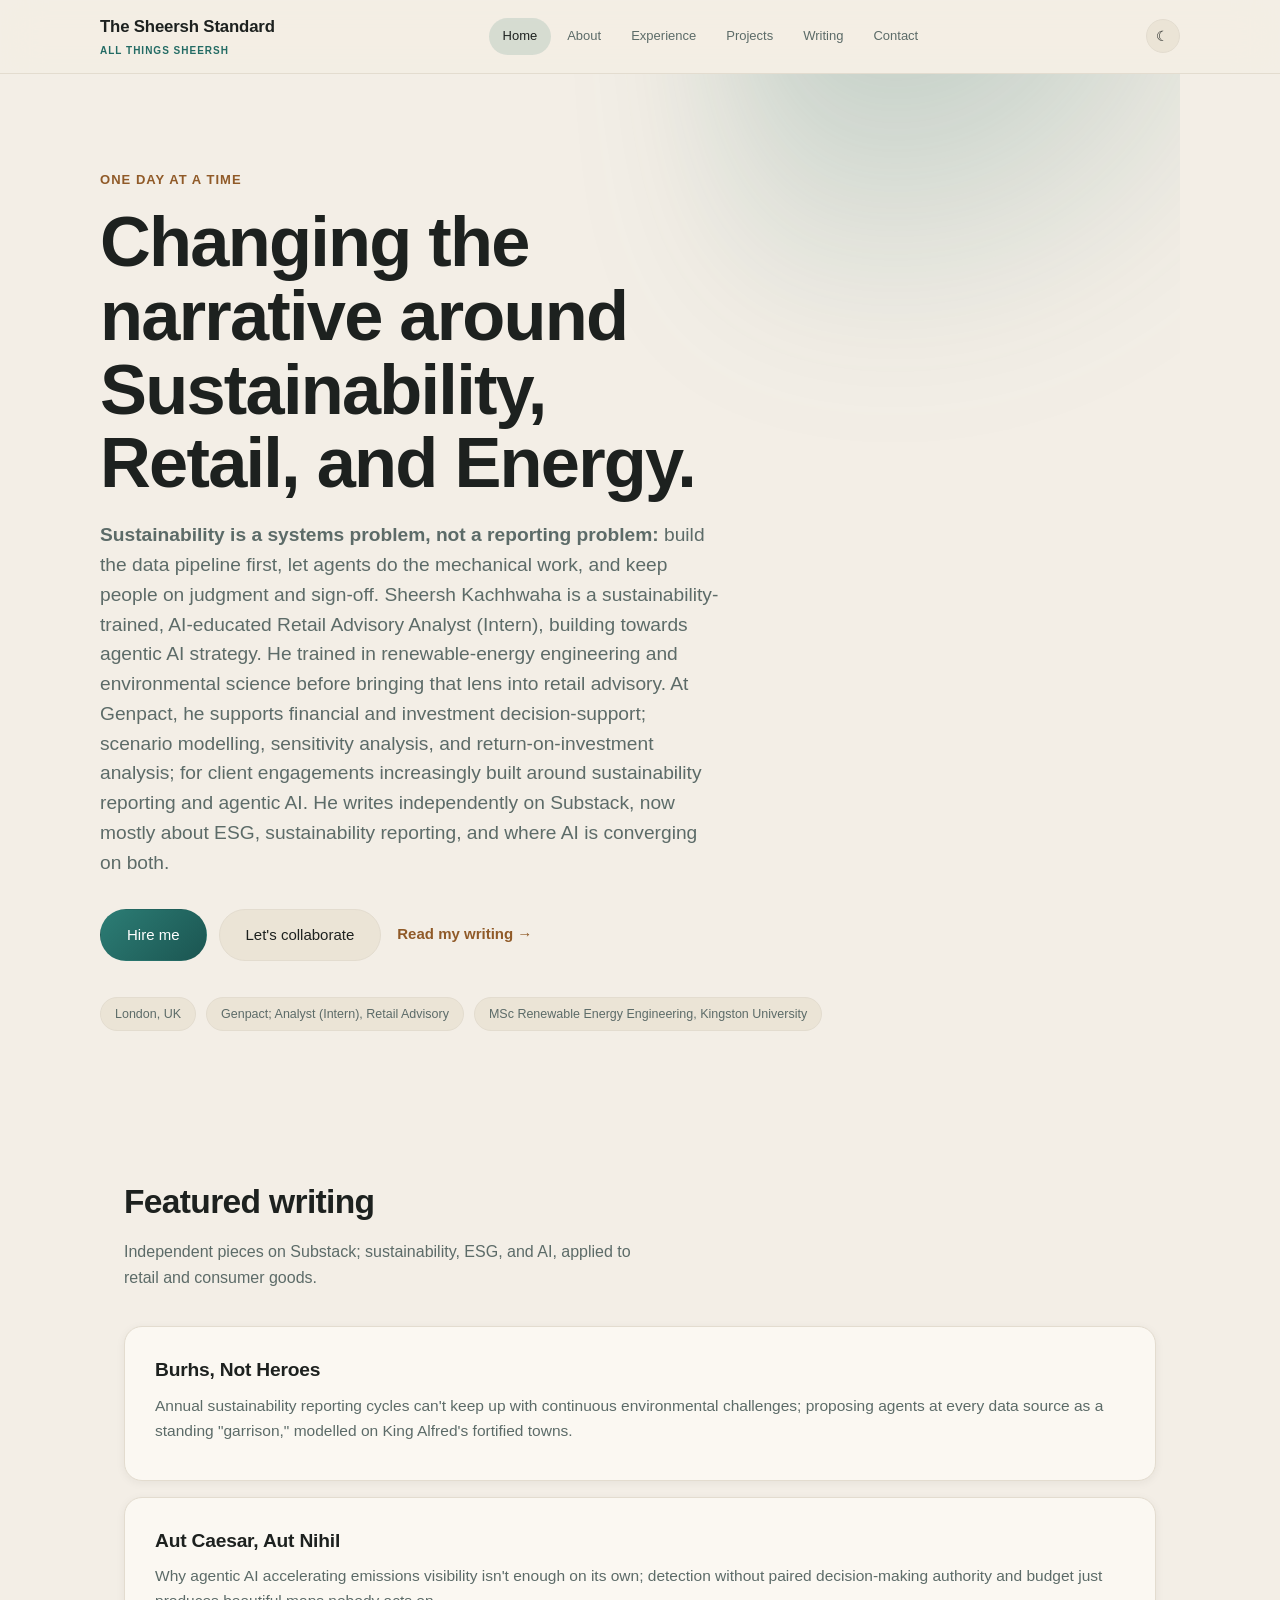
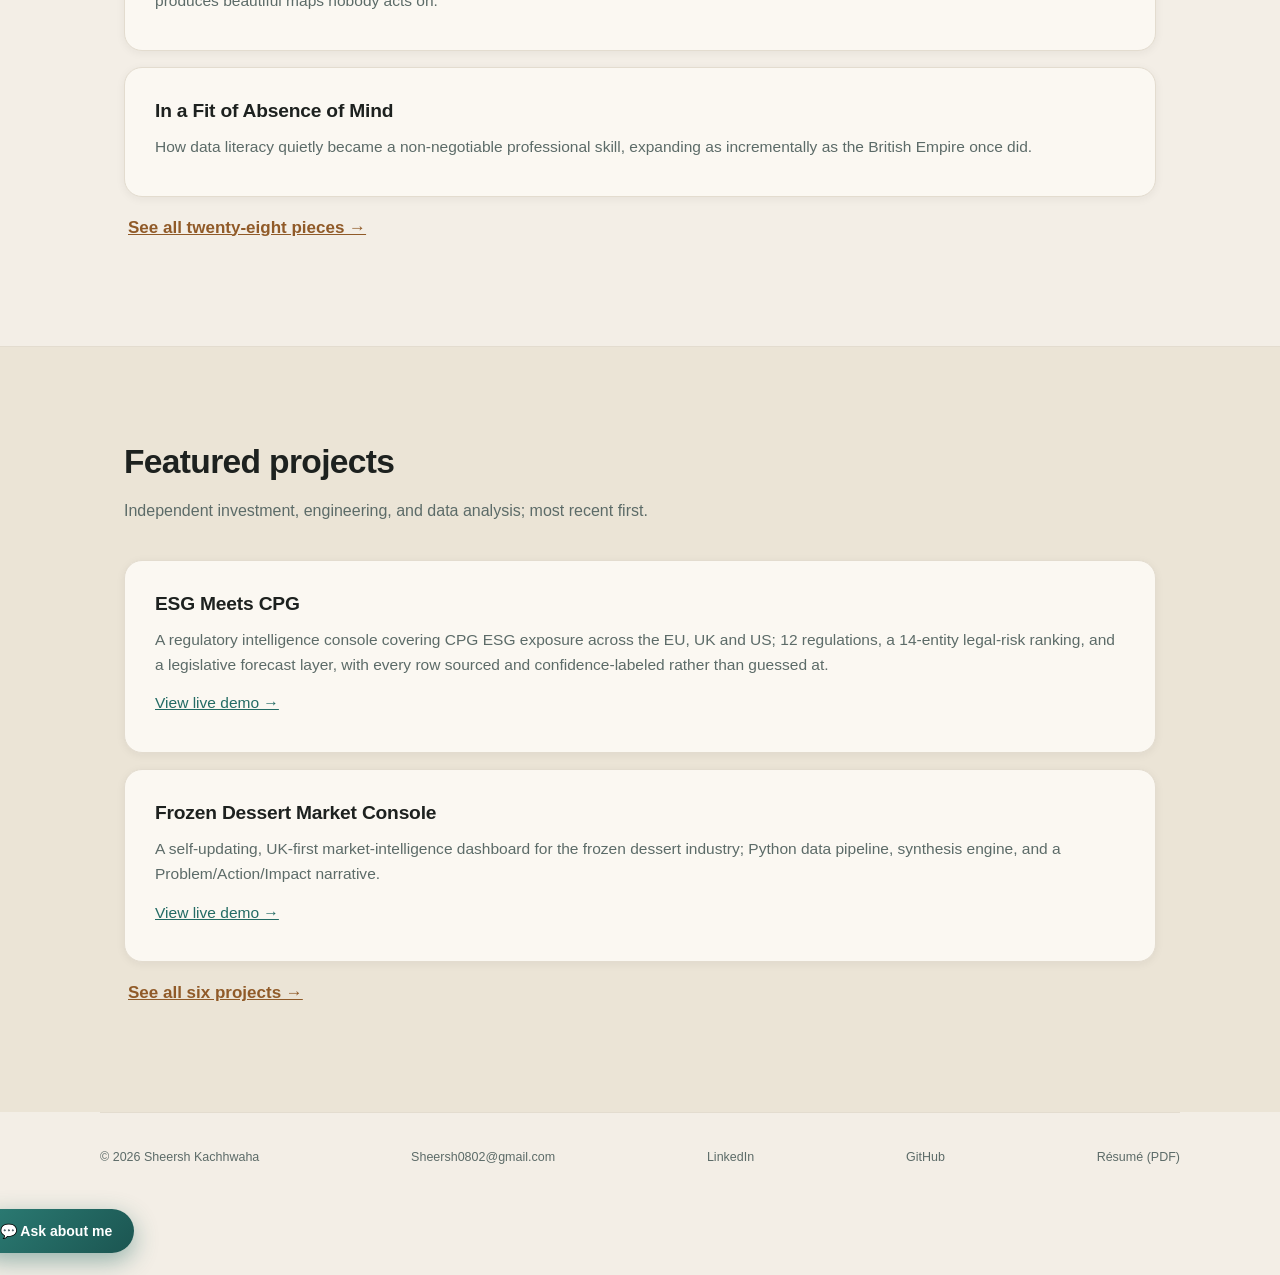
<file: index.html>
<!doctype html>
<html lang="en">
<head>
<meta charset="utf-8">
<meta name="viewport" content="width=device-width, initial-scale=1">
<title>The Sheersh Standard; Sheersh Kachhwaha</title>
<meta name="description" content="Sheersh Kachhwaha; a renewable-energy engineer working in retail advisory, writing independently on sustainability, ESG, and agentic AI.">
<link rel="stylesheet" href="styles.css">
</head>
<body>

<header class="site-nav">
  <div class="wrap nav-row">
    <a class="wordmark" href="index.html">The Sheersh Standard<small>All things Sheersh</small></a>
    <nav class="links">
      <a href="index.html" aria-current="page">Home</a>
      <a href="about.html">About</a>
      <a href="experience.html">Experience</a>
      <a href="projects.html">Projects</a>
      <a href="writing.html">Writing</a>
      <a href="contact.html">Contact</a>
    </nav>
    <button id="theme-toggle" aria-label="Toggle dark mode">☾</button>
  </div>
</header>

<main>
  <div class="wrap hero">
    <p class="eyebrow">One Day at a Time</p>
    <h1>Changing the narrative around Sustainability, Retail, and Energy.</h1>
    <p class="tagline"><strong>Sustainability is a systems problem, not a reporting problem:</strong> build the data pipeline first, let agents do the mechanical work, and keep people on judgment and sign-off. Sheersh Kachhwaha is a sustainability-trained, AI-educated Retail Advisory Analyst (Intern), building towards agentic AI strategy. He trained in renewable-energy engineering and environmental science before bringing that lens into retail advisory. At Genpact, he supports financial and investment decision-support; scenario modelling, sensitivity analysis, and return-on-investment analysis; for client engagements increasingly built around sustainability reporting and agentic AI. He writes independently on Substack, now mostly about ESG, sustainability reporting, and where AI is converging on both.</p>
    <div class="cta-row">
      <a class="btn btn-primary" href="contact.html">Hire me</a>
      <a class="btn btn-secondary" href="contact.html">Let's collaborate</a>
      <a class="btn btn-tertiary" href="writing.html">Read my writing →</a>
    </div>
    <div class="meta-strip">
      <span>London, UK</span>
      <span>Genpact; Analyst (Intern), Retail Advisory</span>
      <span>MSc Renewable Energy Engineering, Kingston University</span>
    </div>
  </div>

  <section>
    <div class="wrap">
      <h2>Featured writing</h2>
      <p class="section-sub">Independent pieces on Substack; sustainability, ESG, and AI, applied to retail and consumer goods.</p>
      <div class="card">
        <div class="card-head"><h3 class="card-title">Burhs, Not Heroes</h3></div>
        <p>Annual sustainability reporting cycles can't keep up with continuous environmental challenges; proposing agents at every data source as a standing "garrison," modelled on King Alfred's fortified towns.</p>
      </div>
      <div class="card">
        <div class="card-head"><h3 class="card-title">Aut Caesar, Aut Nihil</h3></div>
        <p>Why agentic AI accelerating emissions visibility isn't enough on its own; detection without paired decision-making authority and budget just produces beautiful maps nobody acts on.</p>
      </div>
      <div class="card">
        <div class="card-head"><h3 class="card-title">In a Fit of Absence of Mind</h3></div>
        <p>How data literacy quietly became a non-negotiable professional skill, expanding as incrementally as the British Empire once did.</p>
      </div>
      <p><a class="btn-tertiary" href="writing.html">See all twenty-eight pieces →</a></p>
    </div>
  </section>

  <section>
    <div class="wrap">
      <h2>Featured projects</h2>
      <p class="section-sub">Independent investment, engineering, and data analysis; most recent first.</p>
      <div class="card">
        <div class="card-head"><h3 class="card-title">ESG Meets CPG</h3></div>
        <p>A regulatory intelligence console covering CPG ESG exposure across the EU, UK and US; 12 regulations, a 14-entity legal-risk ranking, and a legislative forecast layer, with every row sourced and confidence-labeled rather than guessed at.</p>
        <p style="margin-top:14px;"><a href="https://sheersh-star.github.io/ESG-meets-CPG/" target="_blank" rel="noopener">View live demo →</a></p>
      </div>
      <div class="card">
        <div class="card-head"><h3 class="card-title">Frozen Dessert Market Console</h3></div>
        <p>A self-updating, UK-first market-intelligence dashboard for the frozen dessert industry; Python data pipeline, synthesis engine, and a Problem/Action/Impact narrative.</p>
        <p style="margin-top:14px;"><a href="https://icecream0209.netlify.app" target="_blank" rel="noopener">View live demo →</a></p>
      </div>
      <p><a class="btn-tertiary" href="projects.html">See all six projects →</a></p>
    </div>
  </section>
</main>

<footer class="site-footer wrap">
  <span>© 2026 Sheersh Kachhwaha</span>
  <span><a href="mailto:Sheersh0802@gmail.com">Sheersh0802@gmail.com</a></span>
  <span><a href="https://www.linkedin.com/in/sheersh-kachhwaha/" target="_blank" rel="noopener">LinkedIn</a></span>
  <span><a href="https://github.com/sheersh-star" target="_blank" rel="noopener">GitHub</a></span>
  <span><a href="Sheersh-Kachhwaha-CV.pdf" target="_blank">Résumé (PDF)</a></span>
</footer>

<script src="theme.js"></script>
<script src="chat-widget.js"></script>
</body>
</html>
</file>
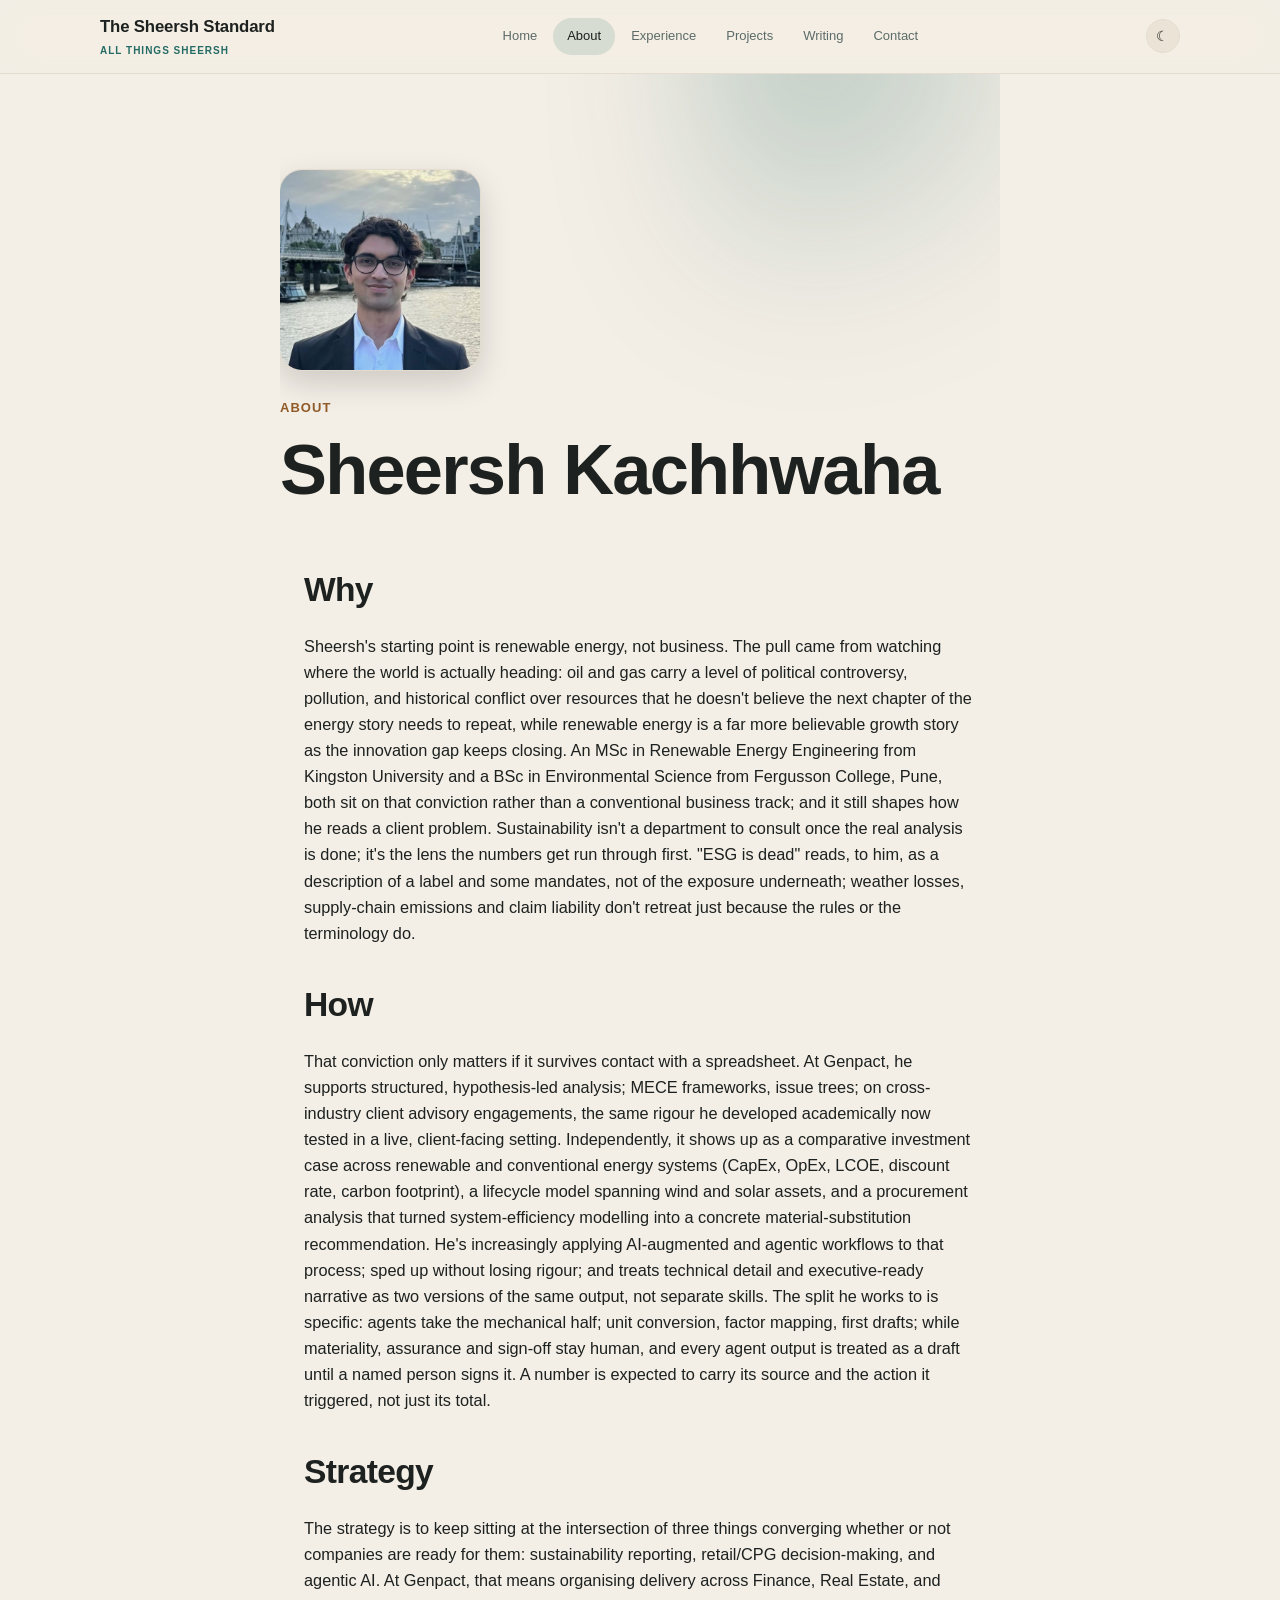
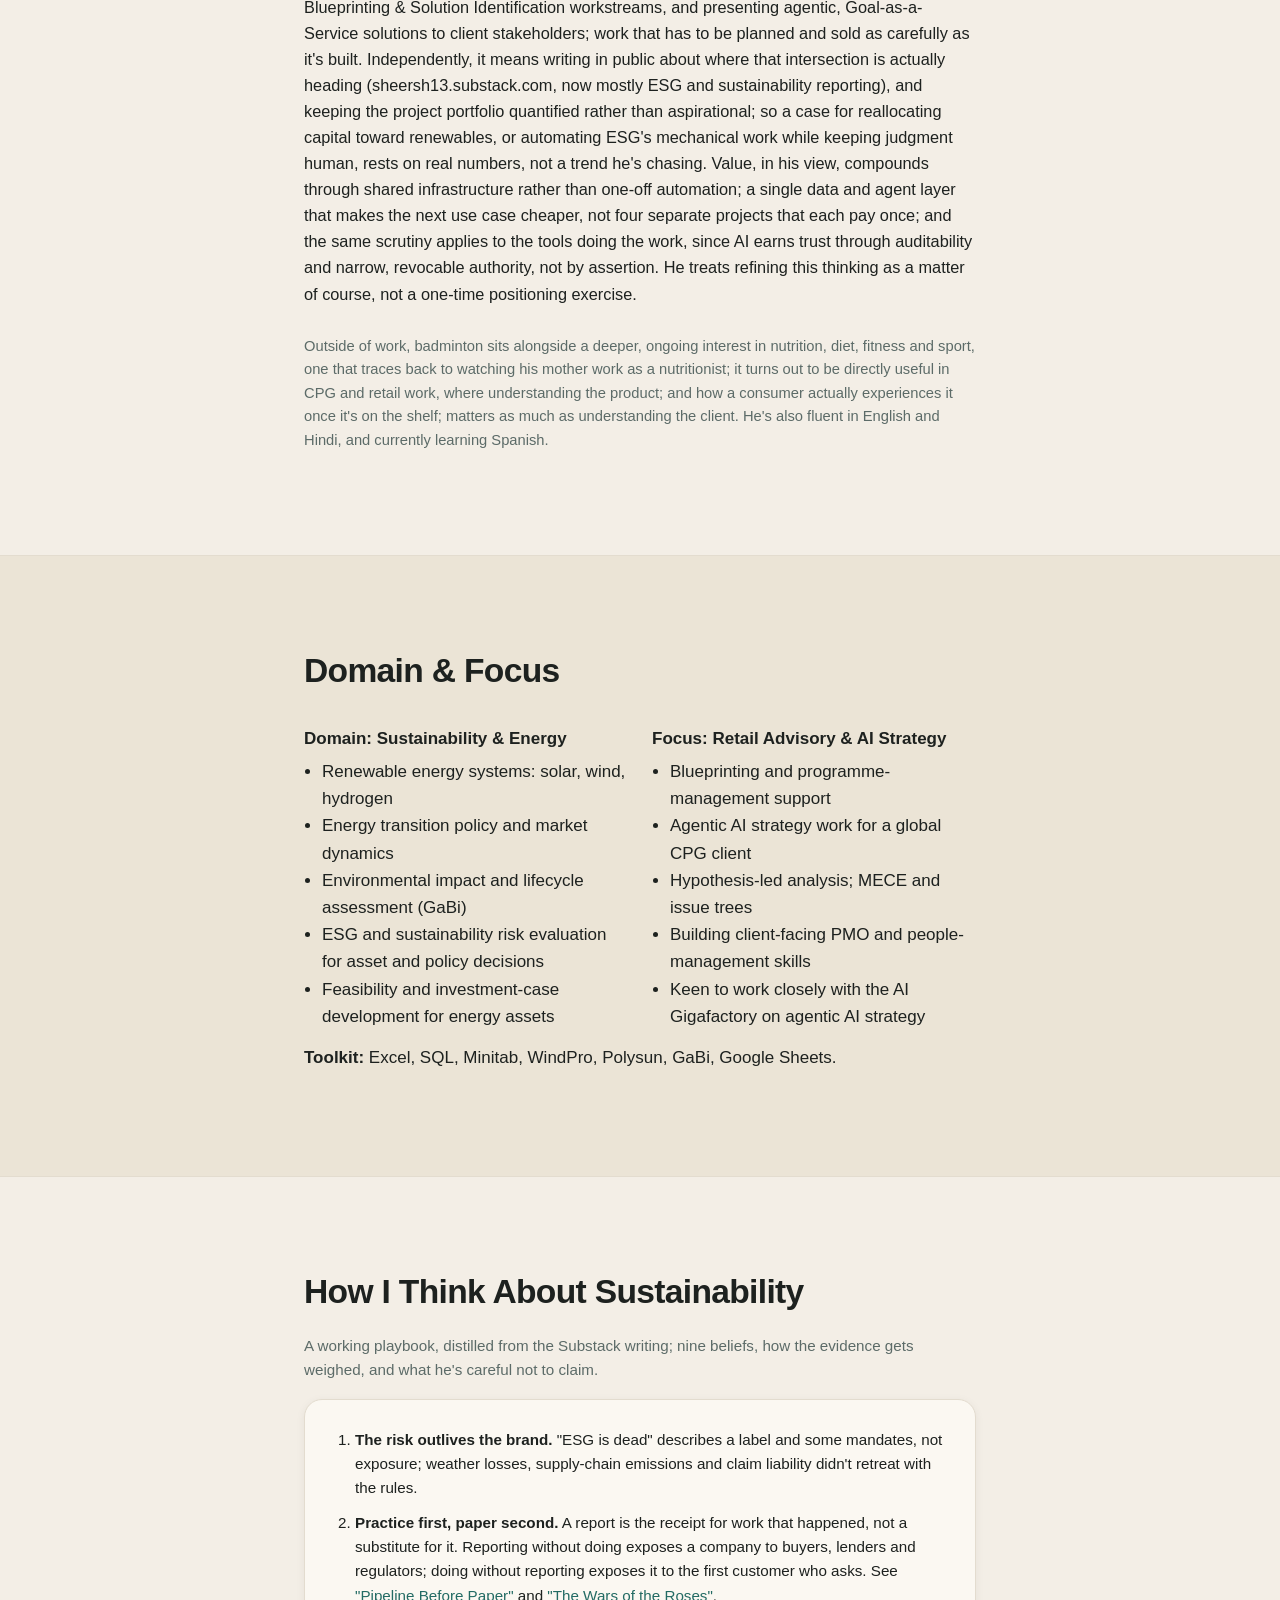
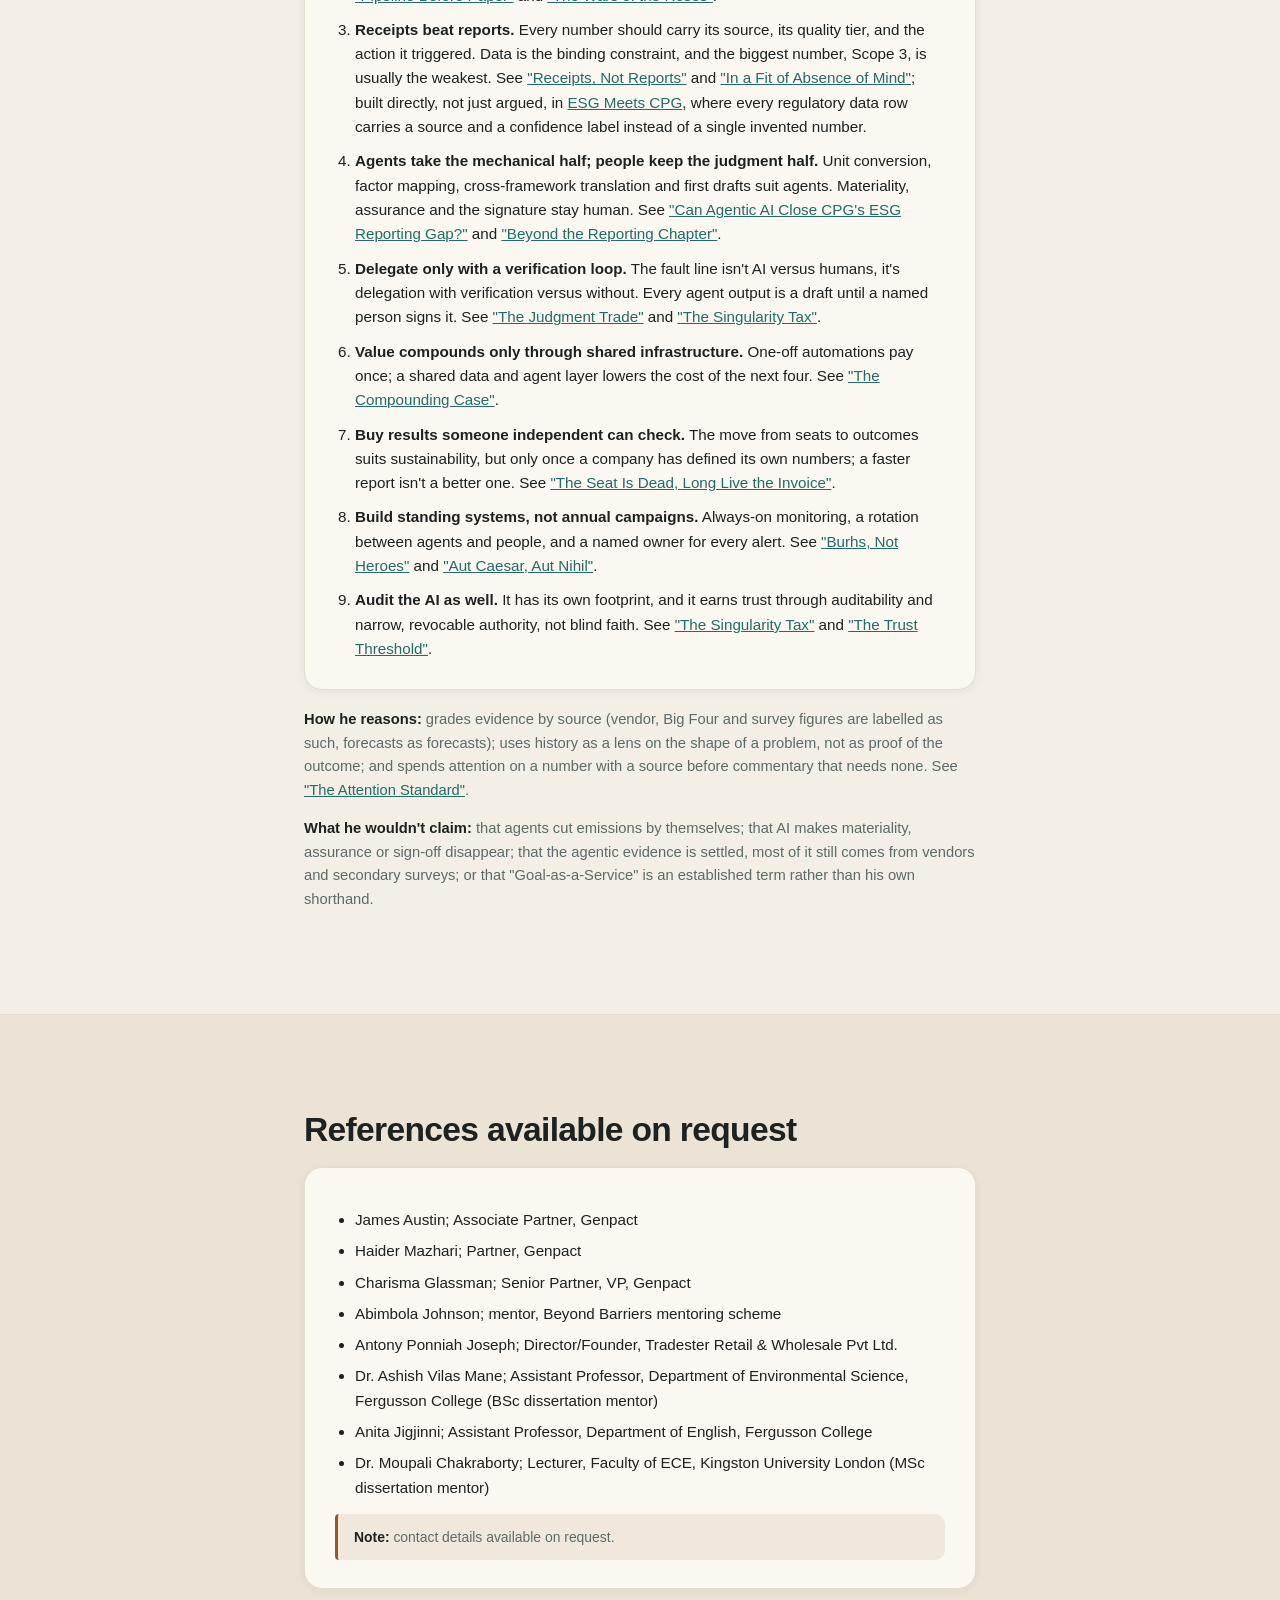
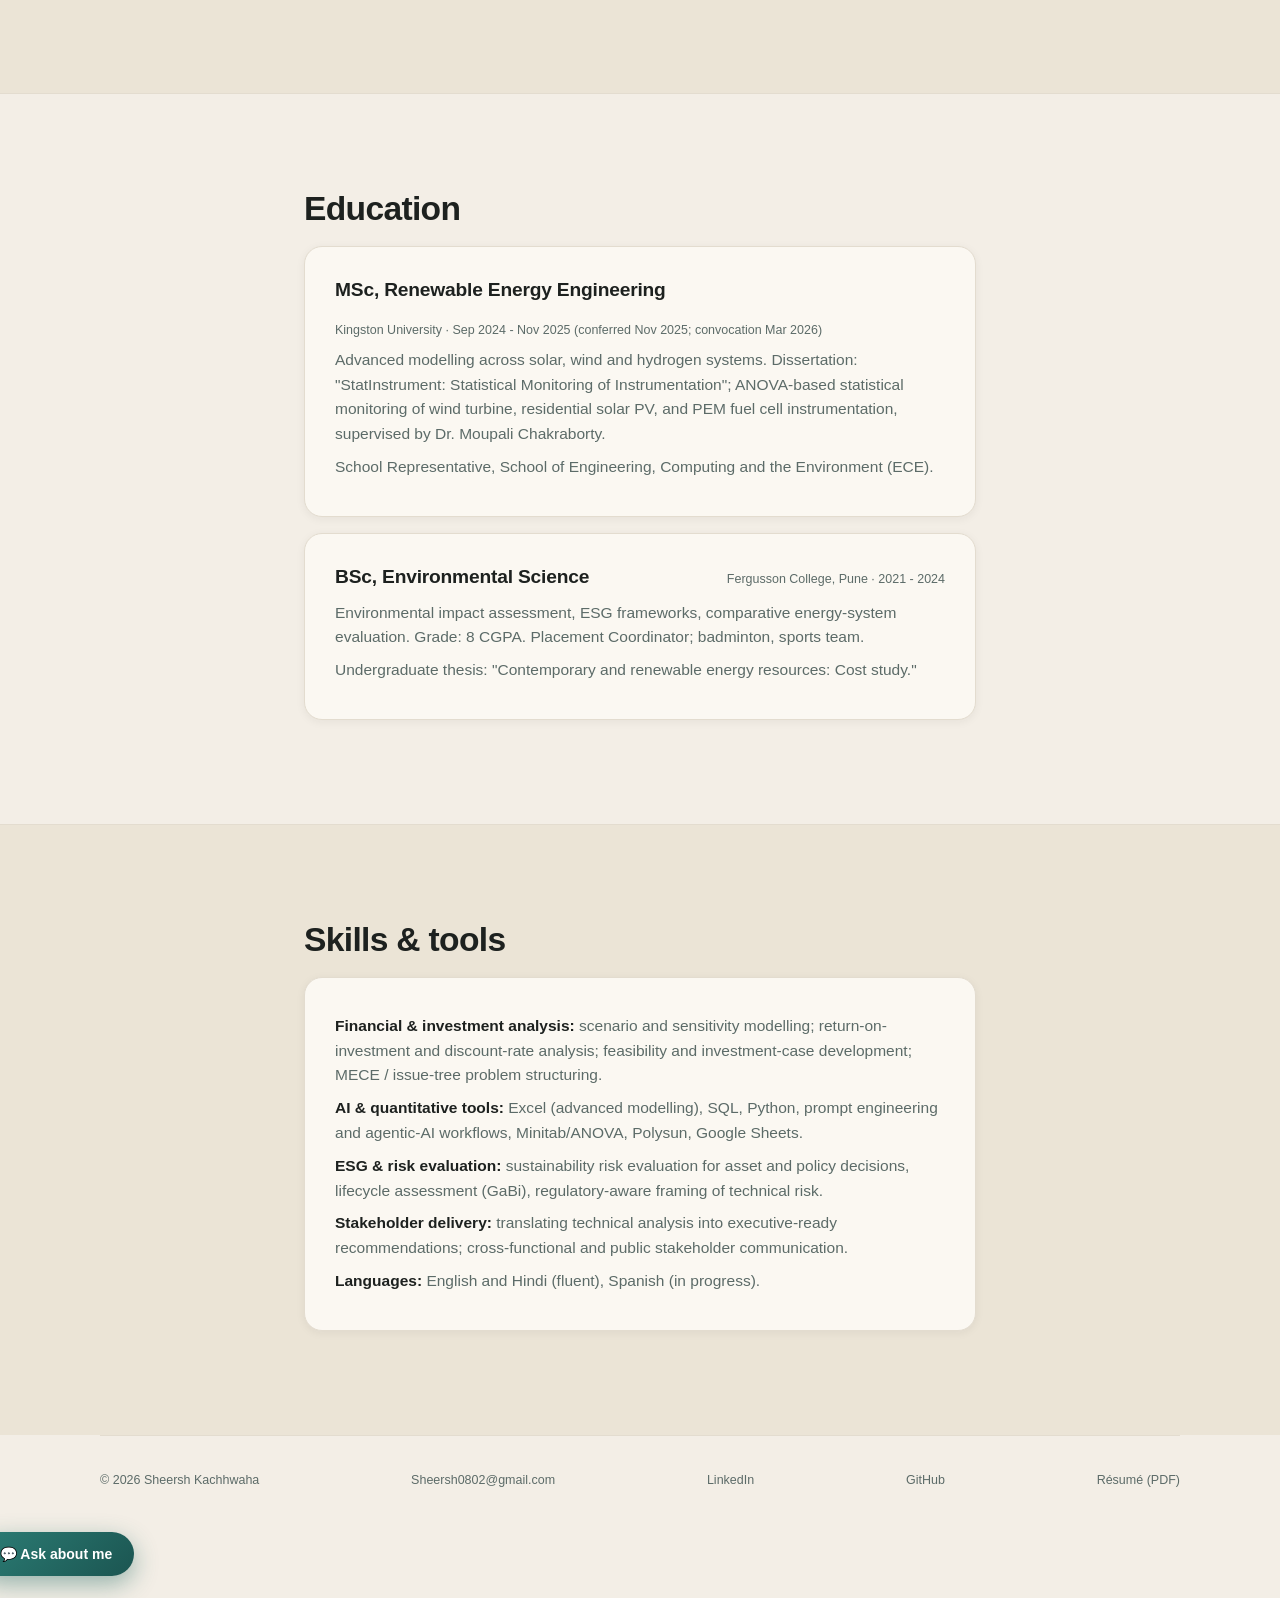
<file: about.html>
<!doctype html>
<html lang="en">
<head>
<meta charset="utf-8">
<meta name="viewport" content="width=device-width, initial-scale=1">
<title>About; The Sheersh Standard</title>
<meta name="description" content="About Sheersh Kachhwaha: why sustainability, how the analysis gets done, and the strategy behind a renewable-energy engineer now working in retail advisory.">
<link rel="stylesheet" href="styles.css">
</head>
<body>

<header class="site-nav">
  <div class="wrap nav-row">
    <a class="wordmark" href="index.html">The Sheersh Standard<small>All things Sheersh</small></a>
    <nav class="links">
      <a href="index.html">Home</a>
      <a href="about.html" aria-current="page">About</a>
      <a href="experience.html">Experience</a>
      <a href="projects.html">Projects</a>
      <a href="writing.html">Writing</a>
      <a href="contact.html">Contact</a>
    </nav>
    <button id="theme-toggle" aria-label="Toggle dark mode">☾</button>
  </div>
</header>

<main>
  <div class="wrap-narrow hero about-hero">
    <img src="media/headshot.jpg" alt="Sheersh Kachhwaha" class="headshot" width="200" height="200">
    <div>
      <p class="eyebrow">About</p>
      <h1 style="max-width:none;">Sheersh Kachhwaha</h1>
    </div>
  </div>

  <section style="padding-top:0;">
    <div class="wrap-narrow">

      <h2>Why</h2>
      <p style="font-size:1.02rem;">Sheersh's starting point is renewable energy, not business. The pull came from watching where the world is actually heading: oil and gas carry a level of political controversy, pollution, and historical conflict over resources that he doesn't believe the next chapter of the energy story needs to repeat, while renewable energy is a far more believable growth story as the innovation gap keeps closing. An MSc in Renewable Energy Engineering from Kingston University and a BSc in Environmental Science from Fergusson College, Pune, both sit on that conviction rather than a conventional business track; and it still shapes how he reads a client problem. Sustainability isn't a department to consult once the real analysis is done; it's the lens the numbers get run through first. "ESG is dead" reads, to him, as a description of a label and some mandates, not of the exposure underneath; weather losses, supply-chain emissions and claim liability don't retreat just because the rules or the terminology do.</p>

      <h2 style="margin-top:32px;">How</h2>
      <p style="font-size:1.02rem;">That conviction only matters if it survives contact with a spreadsheet. At Genpact, he supports structured, hypothesis-led analysis; MECE frameworks, issue trees; on cross-industry client advisory engagements, the same rigour he developed academically now tested in a live, client-facing setting. Independently, it shows up as a comparative investment case across renewable and conventional energy systems (CapEx, OpEx, LCOE, discount rate, carbon footprint), a lifecycle model spanning wind and solar assets, and a procurement analysis that turned system-efficiency modelling into a concrete material-substitution recommendation. He's increasingly applying AI-augmented and agentic workflows to that process; sped up without losing rigour; and treats technical detail and executive-ready narrative as two versions of the same output, not separate skills. The split he works to is specific: agents take the mechanical half; unit conversion, factor mapping, first drafts; while materiality, assurance and sign-off stay human, and every agent output is treated as a draft until a named person signs it. A number is expected to carry its source and the action it triggered, not just its total.</p>

      <h2 style="margin-top:32px;">Strategy</h2>
      <p style="font-size:1.02rem;">The strategy is to keep sitting at the intersection of three things converging whether or not companies are ready for them: sustainability reporting, retail/CPG decision-making, and agentic AI. At Genpact, that means organising delivery across Finance, Real Estate, and Blueprinting &amp; Solution Identification workstreams, and presenting agentic, Goal-as-a-Service solutions to client stakeholders; work that has to be planned and sold as carefully as it's built. Independently, it means writing in public about where that intersection is actually heading (sheersh13.substack.com, now mostly ESG and sustainability reporting), and keeping the project portfolio quantified rather than aspirational; so a case for reallocating capital toward renewables, or automating ESG's mechanical work while keeping judgment human, rests on real numbers, not a trend he's chasing. Value, in his view, compounds through shared infrastructure rather than one-off automation; a single data and agent layer that makes the next use case cheaper, not four separate projects that each pay once; and the same scrutiny applies to the tools doing the work, since AI earns trust through auditability and narrow, revocable authority, not by assertion. He treats refining this thinking as a matter of course, not a one-time positioning exercise.</p>

      <p style="margin-top:28px; font-size:0.92rem; color:var(--muted);">Outside of work, badminton sits alongside a deeper, ongoing interest in nutrition, diet, fitness and sport, one that traces back to watching his mother work as a nutritionist; it turns out to be directly useful in CPG and retail work, where understanding the product; and how a consumer actually experiences it once it's on the shelf; matters as much as understanding the client. He's also fluent in English and Hindi, and currently learning Spanish.</p>

    </div>
  </section>

  <section>
    <div class="wrap-narrow">
      <h2>Domain &amp; Focus</h2>
      <div style="display:flex; flex-wrap:wrap; gap:24px;">
        <div style="flex:1 1 260px;">
          <p style="font-weight:600; margin-bottom:6px;">Domain: Sustainability &amp; Energy</p>
          <ul style="margin:0 0 0 18px; padding:0;">
            <li>Renewable energy systems: solar, wind, hydrogen</li>
            <li>Energy transition policy and market dynamics</li>
            <li>Environmental impact and lifecycle assessment (GaBi)</li>
            <li>ESG and sustainability risk evaluation for asset and policy decisions</li>
            <li>Feasibility and investment-case development for energy assets</li>
          </ul>
        </div>
        <div style="flex:1 1 260px;">
          <p style="font-weight:600; margin-bottom:6px;">Focus: Retail Advisory &amp; AI Strategy</p>
          <ul style="margin:0 0 0 18px; padding:0;">
            <li>Blueprinting and programme-management support</li>
            <li>Agentic AI strategy work for a global CPG client</li>
            <li>Hypothesis-led analysis; MECE and issue trees</li>
            <li>Building client-facing PMO and people-management skills</li>
            <li>Keen to work closely with the AI Gigafactory on agentic AI strategy</li>
          </ul>
        </div>
      </div>
      <p style="margin-top:14px;"><strong style="color:var(--ink);">Toolkit:</strong> Excel, SQL, Minitab, WindPro, Polysun, GaBi, Google Sheets.</p>
    </div>
  </section>

  <section>
    <div class="wrap-narrow">
      <h2>How I Think About Sustainability</h2>
      <p style="font-size:0.95rem; color:var(--muted); margin-bottom:16px;">A working playbook, distilled from the Substack writing; nine beliefs, how the evidence gets weighed, and what he's careful not to claim.</p>
      <div class="card">
        <ol style="margin:0; padding-left:20px;">
          <li style="margin-bottom:10px;"><strong>The risk outlives the brand.</strong> "ESG is dead" describes a label and some mandates, not exposure; weather losses, supply-chain emissions and claim liability didn't retreat with the rules.</li>
          <li style="margin-bottom:10px;"><strong>Practice first, paper second.</strong> A report is the receipt for work that happened, not a substitute for it. Reporting without doing exposes a company to buyers, lenders and regulators; doing without reporting exposes it to the first customer who asks. See <a href="https://sheersh13.substack.com/p/pipeline-before-paper-what-the-anarchy" target="_blank" rel="noopener">"Pipeline Before Paper"</a> and <a href="https://sheersh13.substack.com/p/the-wars-of-the-roses-why-sustainability" target="_blank" rel="noopener">"The Wars of the Roses"</a>.</li>
          <li style="margin-bottom:10px;"><strong>Receipts beat reports.</strong> Every number should carry its source, its quality tier, and the action it triggered. Data is the binding constraint, and the biggest number, Scope 3, is usually the weakest. See <a href="https://sheersh13.substack.com/p/receipts-not-reports-how-agentic" target="_blank" rel="noopener">"Receipts, Not Reports"</a> and <a href="https://sheersh13.substack.com/p/in-a-fit-of-absence-of-mind-how-data" target="_blank" rel="noopener">"In a Fit of Absence of Mind"</a>; built directly, not just argued, in <a href="https://sheersh-star.github.io/ESG-meets-CPG/index.html" target="_blank" rel="noopener">ESG Meets CPG</a>, where every regulatory data row carries a source and a confidence label instead of a single invented number.</li>
          <li style="margin-bottom:10px;"><strong>Agents take the mechanical half; people keep the judgment half.</strong> Unit conversion, factor mapping, cross-framework translation and first drafts suit agents. Materiality, assurance and the signature stay human. See <a href="https://sheersh13.substack.com/p/can-agentic-ai-close-cpgs-esg-reporting" target="_blank" rel="noopener">"Can Agentic AI Close CPG's ESG Reporting Gap?"</a> and <a href="https://sheersh13.substack.com/p/beyond-the-reporting-chapter-mapping" target="_blank" rel="noopener">"Beyond the Reporting Chapter"</a>.</li>
          <li style="margin-bottom:10px;"><strong>Delegate only with a verification loop.</strong> The fault line isn't AI versus humans, it's delegation with verification versus without. Every agent output is a draft until a named person signs it. See <a href="https://sheersh13.substack.com/p/the-judgment-trade-when-agentic-ai" target="_blank" rel="noopener">"The Judgment Trade"</a> and <a href="https://sheersh13.substack.com/p/the-singularity-tax-what-the-ai-boom" target="_blank" rel="noopener">"The Singularity Tax"</a>.</li>
          <li style="margin-bottom:10px;"><strong>Value compounds only through shared infrastructure.</strong> One-off automations pay once; a shared data and agent layer lowers the cost of the next four. See <a href="https://sheersh13.substack.com/p/the-compounding-case-how-agentic" target="_blank" rel="noopener">"The Compounding Case"</a>.</li>
          <li style="margin-bottom:10px;"><strong>Buy results someone independent can check.</strong> The move from seats to outcomes suits sustainability, but only once a company has defined its own numbers; a faster report isn't a better one. See <a href="https://sheersh13.substack.com/p/the-seat-is-dead-long-live-the-invoice" target="_blank" rel="noopener">"The Seat Is Dead, Long Live the Invoice"</a>.</li>
          <li style="margin-bottom:10px;"><strong>Build standing systems, not annual campaigns.</strong> Always-on monitoring, a rotation between agents and people, and a named owner for every alert. See <a href="https://sheersh13.substack.com/p/burhs-not-heroes-why-sustainability" target="_blank" rel="noopener">"Burhs, Not Heroes"</a> and <a href="https://sheersh13.substack.com/p/aut-caesar-aut-nihil-agentic-ai-can" target="_blank" rel="noopener">"Aut Caesar, Aut Nihil"</a>.</li>
          <li style="margin-bottom:0;"><strong>Audit the AI as well.</strong> It has its own footprint, and it earns trust through auditability and narrow, revocable authority, not blind faith. See <a href="https://sheersh13.substack.com/p/the-singularity-tax-what-the-ai-boom" target="_blank" rel="noopener">"The Singularity Tax"</a> and <a href="https://sheersh13.substack.com/p/the-trust-threshold-how-consumers" target="_blank" rel="noopener">"The Trust Threshold"</a>.</li>
        </ol>
      </div>
      <p style="font-size:0.92rem; color:var(--muted); margin-top:18px;"><strong style="color:var(--ink);">How he reasons:</strong> grades evidence by source (vendor, Big Four and survey figures are labelled as such, forecasts as forecasts); uses history as a lens on the shape of a problem, not as proof of the outcome; and spends attention on a number with a source before commentary that needs none. See <a href="https://sheersh13.substack.com/p/the-attention-standard-why-the-worlds" target="_blank" rel="noopener">"The Attention Standard"</a>.</p>
      <p style="font-size:0.92rem; color:var(--muted);"><strong style="color:var(--ink);">What he wouldn't claim:</strong> that agents cut emissions by themselves; that AI makes materiality, assurance or sign-off disappear; that the agentic evidence is settled, most of it still comes from vendors and secondary surveys; or that "Goal-as-a-Service" is an established term rather than his own shorthand.</p>
    </div>
  </section>

  <section>
    <div class="wrap-narrow">
      <h2>References available on request</h2>
      <div class="card">
        <ul>
          <li>James Austin; Associate Partner, Genpact</li>
          <li>Haider Mazhari; Partner, Genpact</li>
          <li>Charisma Glassman; Senior Partner, VP, Genpact</li>
          <li>Abimbola Johnson; mentor, Beyond Barriers mentoring scheme</li>
          <li>Antony Ponniah Joseph; Director/Founder, Tradester Retail &amp; Wholesale Pvt Ltd.</li>
          <li>Dr. Ashish Vilas Mane; Assistant Professor, Department of Environmental Science, Fergusson College (BSc dissertation mentor)</li>
          <li>Anita Jigjinni; Assistant Professor, Department of English, Fergusson College</li>
          <li>Dr. Moupali Chakraborty; Lecturer, Faculty of ECE, Kingston University London (MSc dissertation mentor)</li>
        </ul>
        <div class="pending"><strong>Note:</strong> contact details available on request.</div>
      </div>
    </div>
  </section>

  <section>
    <div class="wrap-narrow">
      <h2>Education</h2>
      <div class="card">
        <div class="card-head">
          <h3 class="card-title">MSc, Renewable Energy Engineering</h3>
          <span class="card-meta">Kingston University · Sep 2024 - Nov 2025 (conferred Nov 2025; convocation Mar 2026)</span>
        </div>
        <p>Advanced modelling across solar, wind and hydrogen systems. Dissertation: "StatInstrument: Statistical Monitoring of Instrumentation"; ANOVA-based statistical monitoring of wind turbine, residential solar PV, and PEM fuel cell instrumentation, supervised by Dr. Moupali Chakraborty.</p>
        <p>School Representative, School of Engineering, Computing and the Environment (ECE).</p>
      </div>
      <div class="card">
        <div class="card-head">
          <h3 class="card-title">BSc, Environmental Science</h3>
          <span class="card-meta">Fergusson College, Pune · 2021 - 2024</span>
        </div>
        <p>Environmental impact assessment, ESG frameworks, comparative energy-system evaluation. Grade: 8 CGPA. Placement Coordinator; badminton, sports team.</p>
        <p>Undergraduate thesis: "Contemporary and renewable energy resources: Cost study."</p>
      </div>
    </div>
  </section>

  <section>
    <div class="wrap-narrow">
      <h2>Skills &amp; tools</h2>
      <div class="card">
        <p><strong style="color:var(--ink);">Financial &amp; investment analysis:</strong> scenario and sensitivity modelling; return-on-investment and discount-rate analysis; feasibility and investment-case development; MECE / issue-tree problem structuring.</p>
        <p><strong style="color:var(--ink);">AI &amp; quantitative tools:</strong> Excel (advanced modelling), SQL, Python, prompt engineering and agentic-AI workflows, Minitab/ANOVA, Polysun, Google Sheets.</p>
        <p><strong style="color:var(--ink);">ESG &amp; risk evaluation:</strong> sustainability risk evaluation for asset and policy decisions, lifecycle assessment (GaBi), regulatory-aware framing of technical risk.</p>
        <p><strong style="color:var(--ink);">Stakeholder delivery:</strong> translating technical analysis into executive-ready recommendations; cross-functional and public stakeholder communication.</p>
        <p><strong style="color:var(--ink);">Languages:</strong> English and Hindi (fluent), Spanish (in progress).</p>
      </div>
    </div>
  </section>
</main>

<footer class="site-footer wrap">
  <span>© 2026 Sheersh Kachhwaha</span>
  <span><a href="mailto:Sheersh0802@gmail.com">Sheersh0802@gmail.com</a></span>
  <span><a href="https://www.linkedin.com/in/sheersh-kachhwaha/" target="_blank" rel="noopener">LinkedIn</a></span>
  <span><a href="https://github.com/sheersh-star" target="_blank" rel="noopener">GitHub</a></span>
  <span><a href="Sheersh-Kachhwaha-CV.pdf" target="_blank">Résumé (PDF)</a></span>
</footer>

<script src="theme.js"></script>
<script src="chat-widget.js"></script>
</body>
</html>
</file>
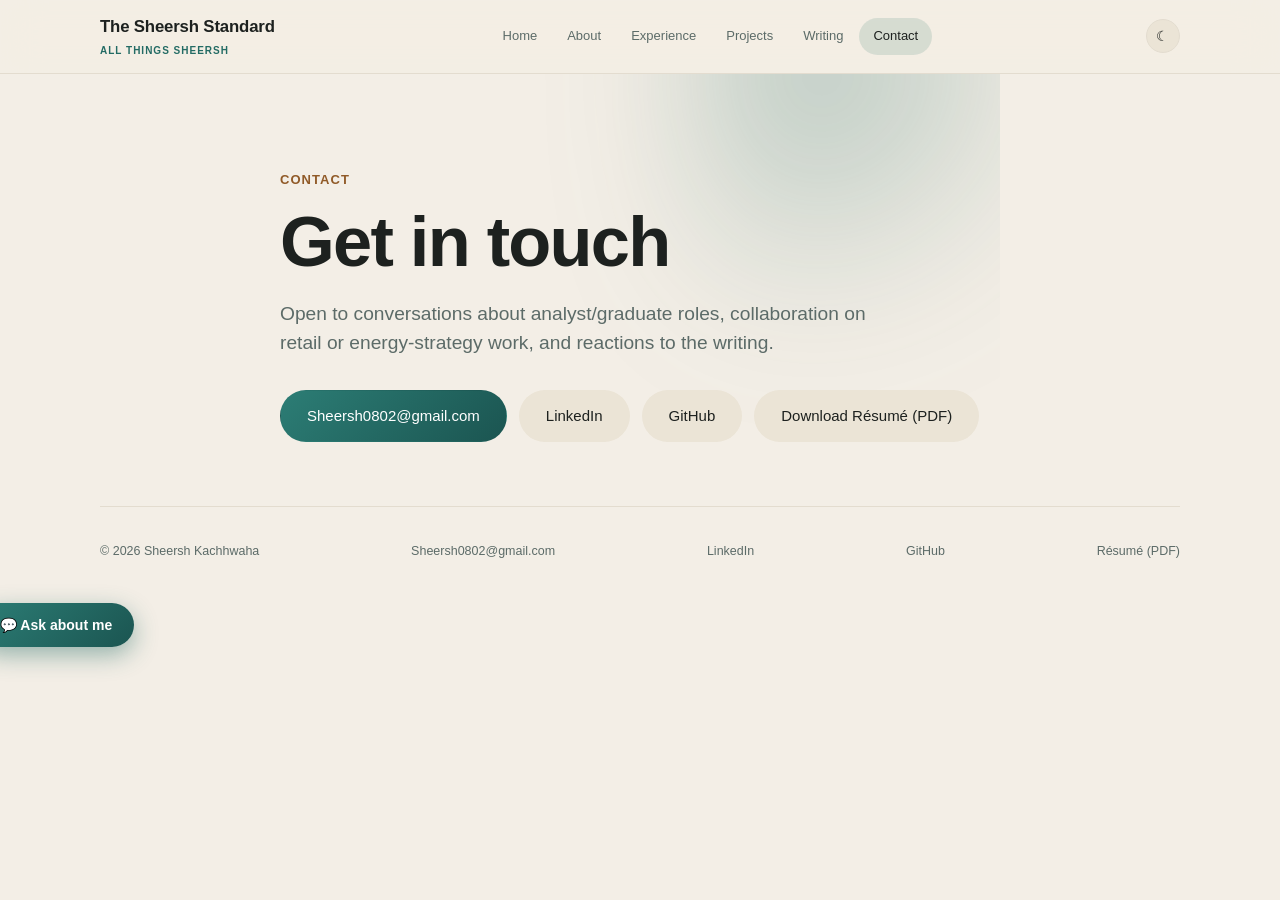
<file: contact.html>
<!doctype html>
<html lang="en">
<head>
<meta charset="utf-8">
<meta name="viewport" content="width=device-width, initial-scale=1">
<title>Contact; The Sheersh Standard</title>
<meta name="description" content="Get in touch with Sheersh Kachhwaha.">
<link rel="stylesheet" href="styles.css">
</head>
<body>

<header class="site-nav">
  <div class="wrap nav-row">
    <a class="wordmark" href="index.html">The Sheersh Standard<small>All things Sheersh</small></a>
    <nav class="links">
      <a href="index.html">Home</a>
      <a href="about.html">About</a>
      <a href="experience.html">Experience</a>
      <a href="projects.html">Projects</a>
      <a href="writing.html">Writing</a>
      <a href="contact.html" aria-current="page">Contact</a>
    </nav>
    <button id="theme-toggle" aria-label="Toggle dark mode">☾</button>
  </div>
</header>

<main>
  <div class="wrap-narrow hero">
    <p class="eyebrow">Contact</p>
    <h1 style="max-width:none;">Get in touch</h1>
    <p class="tagline">Open to conversations about analyst/graduate roles, collaboration on retail or energy-strategy work, and reactions to the writing.</p>
    <div class="cta-row">
      <a class="btn btn-primary" href="mailto:Sheersh0802@gmail.com">Sheersh0802@gmail.com</a>
      <a class="btn" href="https://www.linkedin.com/in/sheersh-kachhwaha/" target="_blank" rel="noopener">LinkedIn</a>
      <a class="btn" href="https://github.com/sheersh-star" target="_blank" rel="noopener">GitHub</a>
      <a class="btn" href="Sheersh-Kachhwaha-CV.pdf" target="_blank">Download Résumé (PDF)</a>
    </div>
  </div>
</main>

<footer class="site-footer wrap">
  <span>© 2026 Sheersh Kachhwaha</span>
  <span><a href="mailto:Sheersh0802@gmail.com">Sheersh0802@gmail.com</a></span>
  <span><a href="https://www.linkedin.com/in/sheersh-kachhwaha/" target="_blank" rel="noopener">LinkedIn</a></span>
  <span><a href="https://github.com/sheersh-star" target="_blank" rel="noopener">GitHub</a></span>
  <span><a href="Sheersh-Kachhwaha-CV.pdf" target="_blank">Résumé (PDF)</a></span>
</footer>

<script src="theme.js"></script>
<script src="chat-widget.js"></script>
</body>
</html>
</file>
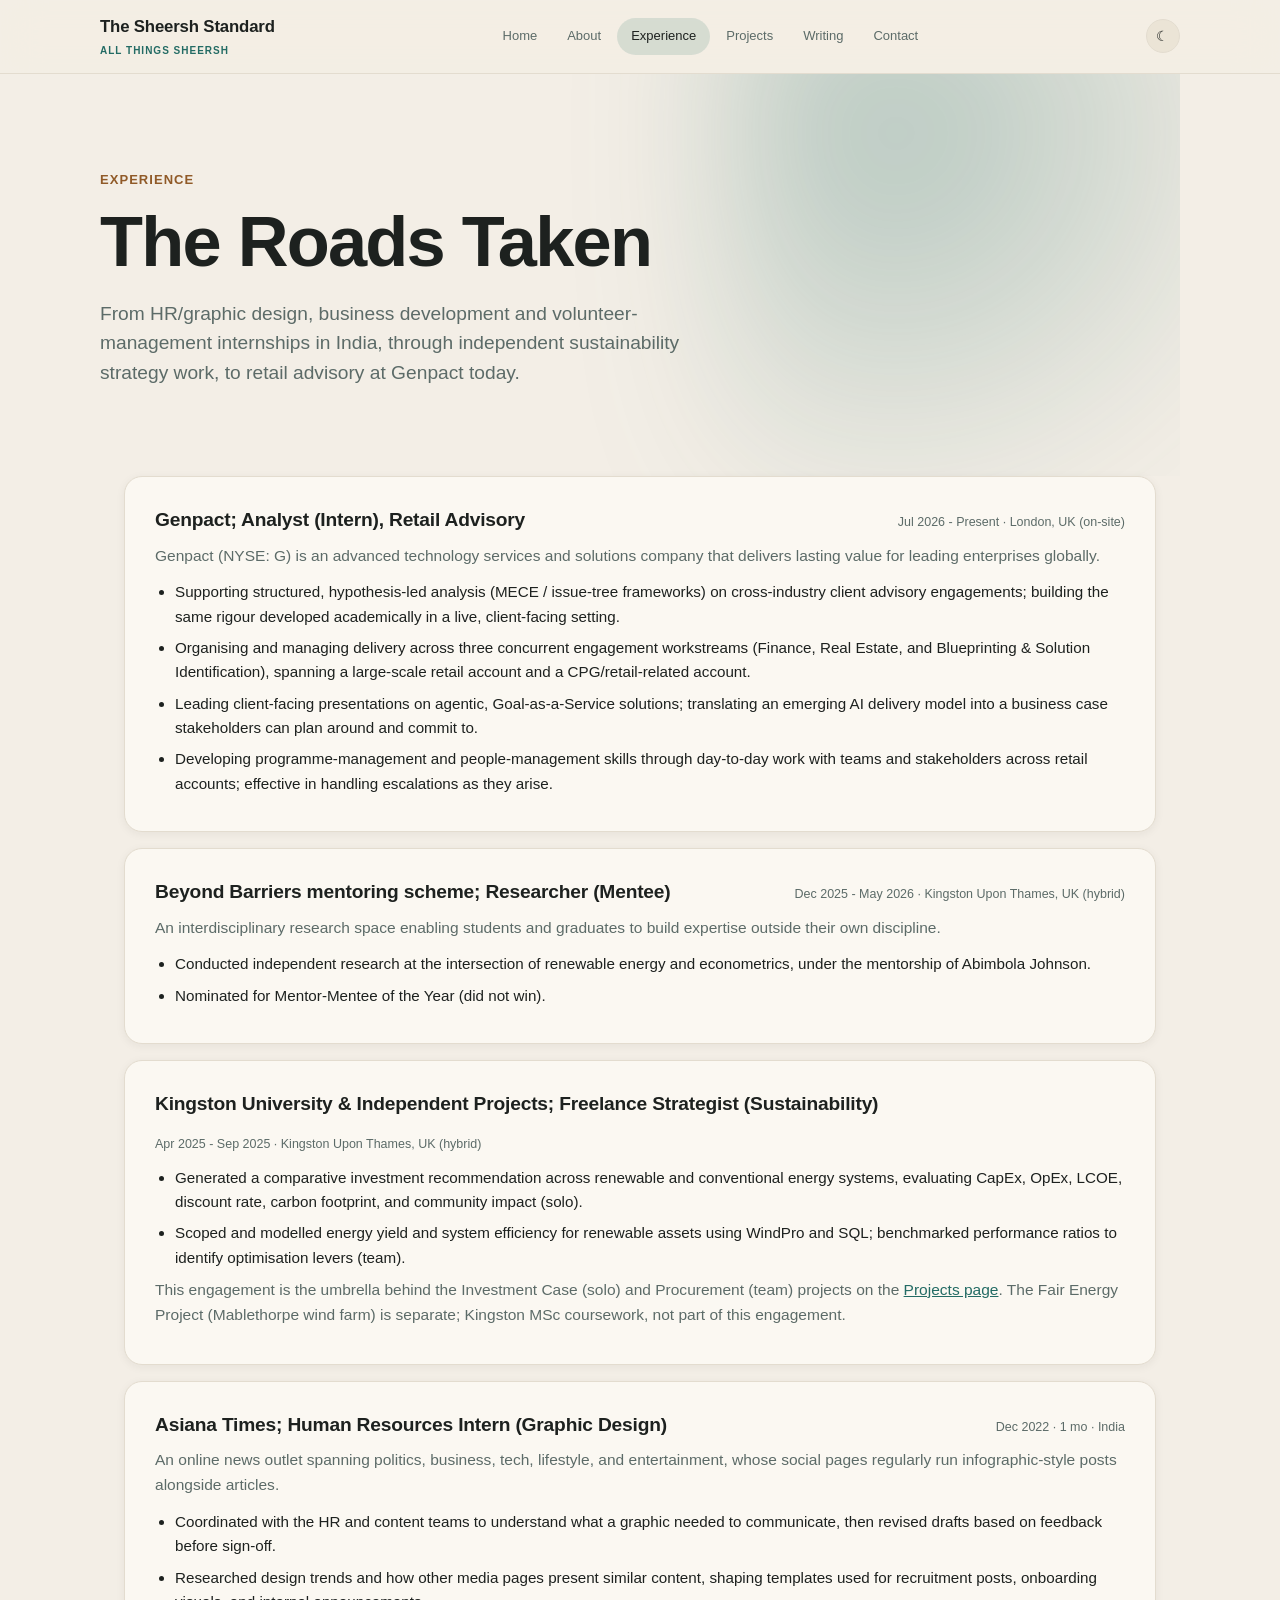
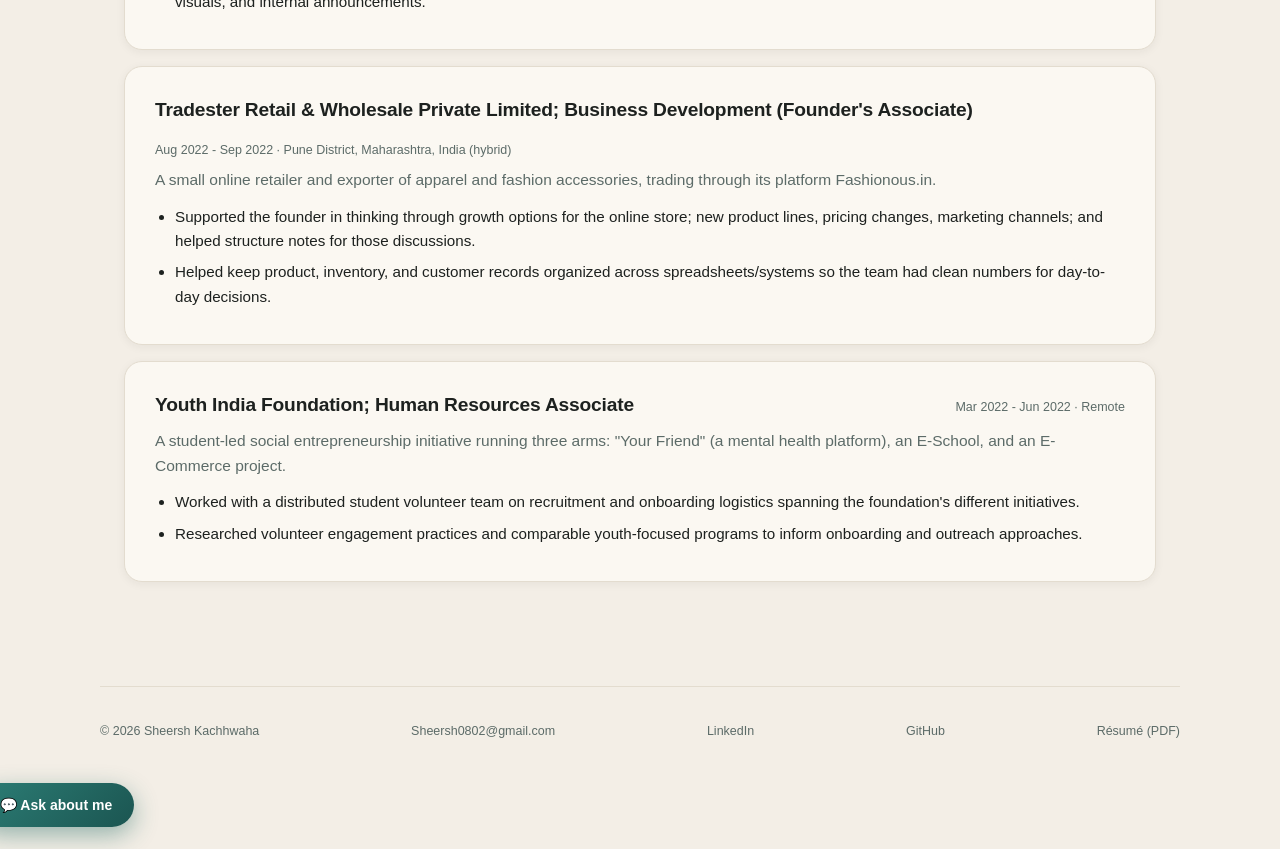
<file: experience.html>
<!doctype html>
<html lang="en">
<head>
<meta charset="utf-8">
<meta name="viewport" content="width=device-width, initial-scale=1">
<title>Experience; The Sheersh Standard</title>
<meta name="description" content="Sheersh Kachhwaha's work experience: Genpact, Beyond Barriers, freelance sustainability strategy, Asiana Times, Tradester, and Youth India Foundation.">
<link rel="stylesheet" href="styles.css">
</head>
<body>

<header class="site-nav">
  <div class="wrap nav-row">
    <a class="wordmark" href="index.html">The Sheersh Standard<small>All things Sheersh</small></a>
    <nav class="links">
      <a href="index.html">Home</a>
      <a href="about.html">About</a>
      <a href="experience.html" aria-current="page">Experience</a>
      <a href="projects.html">Projects</a>
      <a href="writing.html">Writing</a>
      <a href="contact.html">Contact</a>
    </nav>
    <button id="theme-toggle" aria-label="Toggle dark mode">☾</button>
  </div>
</header>

<main>
  <div class="wrap hero">
    <p class="eyebrow">Experience</p>
    <h1 style="max-width:none;">The Roads Taken</h1>
    <p class="tagline">From HR/graphic design, business development and volunteer-management internships in India, through independent sustainability strategy work, to retail advisory at Genpact today.</p>
  </div>

  <section style="padding-top:0;">
    <div class="wrap">

      <div class="card">
        <div class="card-head">
          <h3 class="card-title">Genpact; Analyst (Intern), Retail Advisory</h3>
          <span class="card-meta">Jul 2026 - Present · London, UK (on-site)</span>
        </div>
        <p>Genpact (NYSE: G) is an advanced technology services and solutions company that delivers lasting value for leading enterprises globally.</p>
        <ul>
          <li>Supporting structured, hypothesis-led analysis (MECE / issue-tree frameworks) on cross-industry client advisory engagements; building the same rigour developed academically in a live, client-facing setting.</li>
          <li>Organising and managing delivery across three concurrent engagement workstreams (Finance, Real Estate, and Blueprinting &amp; Solution Identification), spanning a large-scale retail account and a CPG/retail-related account.</li>
          <li>Leading client-facing presentations on agentic, Goal-as-a-Service solutions; translating an emerging AI delivery model into a business case stakeholders can plan around and commit to.</li>
          <li>Developing programme-management and people-management skills through day-to-day work with teams and stakeholders across retail accounts; effective in handling escalations as they arise.</li>
        </ul>
      </div>

      <div class="card">
        <div class="card-head">
          <h3 class="card-title">Beyond Barriers mentoring scheme; Researcher (Mentee)</h3>
          <span class="card-meta">Dec 2025 - May 2026 · Kingston Upon Thames, UK (hybrid)</span>
        </div>
        <p>An interdisciplinary research space enabling students and graduates to build expertise outside their own discipline.</p>
        <ul>
          <li>Conducted independent research at the intersection of renewable energy and econometrics, under the mentorship of Abimbola Johnson.</li>
          <li>Nominated for Mentor-Mentee of the Year (did not win).</li>
        </ul>
      </div>

      <div class="card">
        <div class="card-head">
          <h3 class="card-title">Kingston University &amp; Independent Projects; Freelance Strategist (Sustainability)</h3>
          <span class="card-meta">Apr 2025 - Sep 2025 · Kingston Upon Thames, UK (hybrid)</span>
        </div>
        <ul>
          <li>Generated a comparative investment recommendation across renewable and conventional energy systems, evaluating CapEx, OpEx, LCOE, discount rate, carbon footprint, and community impact (solo).</li>
          <li>Scoped and modelled energy yield and system efficiency for renewable assets using WindPro and SQL; benchmarked performance ratios to identify optimisation levers (team).</li>
        </ul>
        <p>This engagement is the umbrella behind the Investment Case (solo) and Procurement (team) projects on the <a href="projects.html">Projects page</a>. The Fair Energy Project (Mablethorpe wind farm) is separate; Kingston MSc coursework, not part of this engagement.</p>
      </div>

      <div class="card">
        <div class="card-head">
          <h3 class="card-title">Asiana Times; Human Resources Intern (Graphic Design)</h3>
          <span class="card-meta">Dec 2022 · 1 mo · India</span>
        </div>
        <p>An online news outlet spanning politics, business, tech, lifestyle, and entertainment, whose social pages regularly run infographic-style posts alongside articles.</p>
        <ul>
          <li>Coordinated with the HR and content teams to understand what a graphic needed to communicate, then revised drafts based on feedback before sign-off.</li>
          <li>Researched design trends and how other media pages present similar content, shaping templates used for recruitment posts, onboarding visuals, and internal announcements.</li>
        </ul>
      </div>

      <div class="card">
        <div class="card-head">
          <h3 class="card-title">Tradester Retail &amp; Wholesale Private Limited; Business Development (Founder's Associate)</h3>
          <span class="card-meta">Aug 2022 - Sep 2022 · Pune District, Maharashtra, India (hybrid)</span>
        </div>
        <p>A small online retailer and exporter of apparel and fashion accessories, trading through its platform Fashionous.in.</p>
        <ul>
          <li>Supported the founder in thinking through growth options for the online store; new product lines, pricing changes, marketing channels; and helped structure notes for those discussions.</li>
          <li>Helped keep product, inventory, and customer records organized across spreadsheets/systems so the team had clean numbers for day-to-day decisions.</li>
        </ul>
      </div>

      <div class="card">
        <div class="card-head">
          <h3 class="card-title">Youth India Foundation; Human Resources Associate</h3>
          <span class="card-meta">Mar 2022 - Jun 2022 · Remote</span>
        </div>
        <p>A student-led social entrepreneurship initiative running three arms: "Your Friend" (a mental health platform), an E-School, and an E-Commerce project.</p>
        <ul>
          <li>Worked with a distributed student volunteer team on recruitment and onboarding logistics spanning the foundation's different initiatives.</li>
          <li>Researched volunteer engagement practices and comparable youth-focused programs to inform onboarding and outreach approaches.</li>
        </ul>
      </div>

    </div>
  </section>
</main>

<footer class="site-footer wrap">
  <span>© 2026 Sheersh Kachhwaha</span>
  <span><a href="mailto:Sheersh0802@gmail.com">Sheersh0802@gmail.com</a></span>
  <span><a href="https://www.linkedin.com/in/sheersh-kachhwaha/" target="_blank" rel="noopener">LinkedIn</a></span>
  <span><a href="https://github.com/sheersh-star" target="_blank" rel="noopener">GitHub</a></span>
  <span><a href="Sheersh-Kachhwaha-CV.pdf" target="_blank">Résumé (PDF)</a></span>
</footer>

<script src="theme.js"></script>
<script src="chat-widget.js"></script>
</body>
</html>
</file>
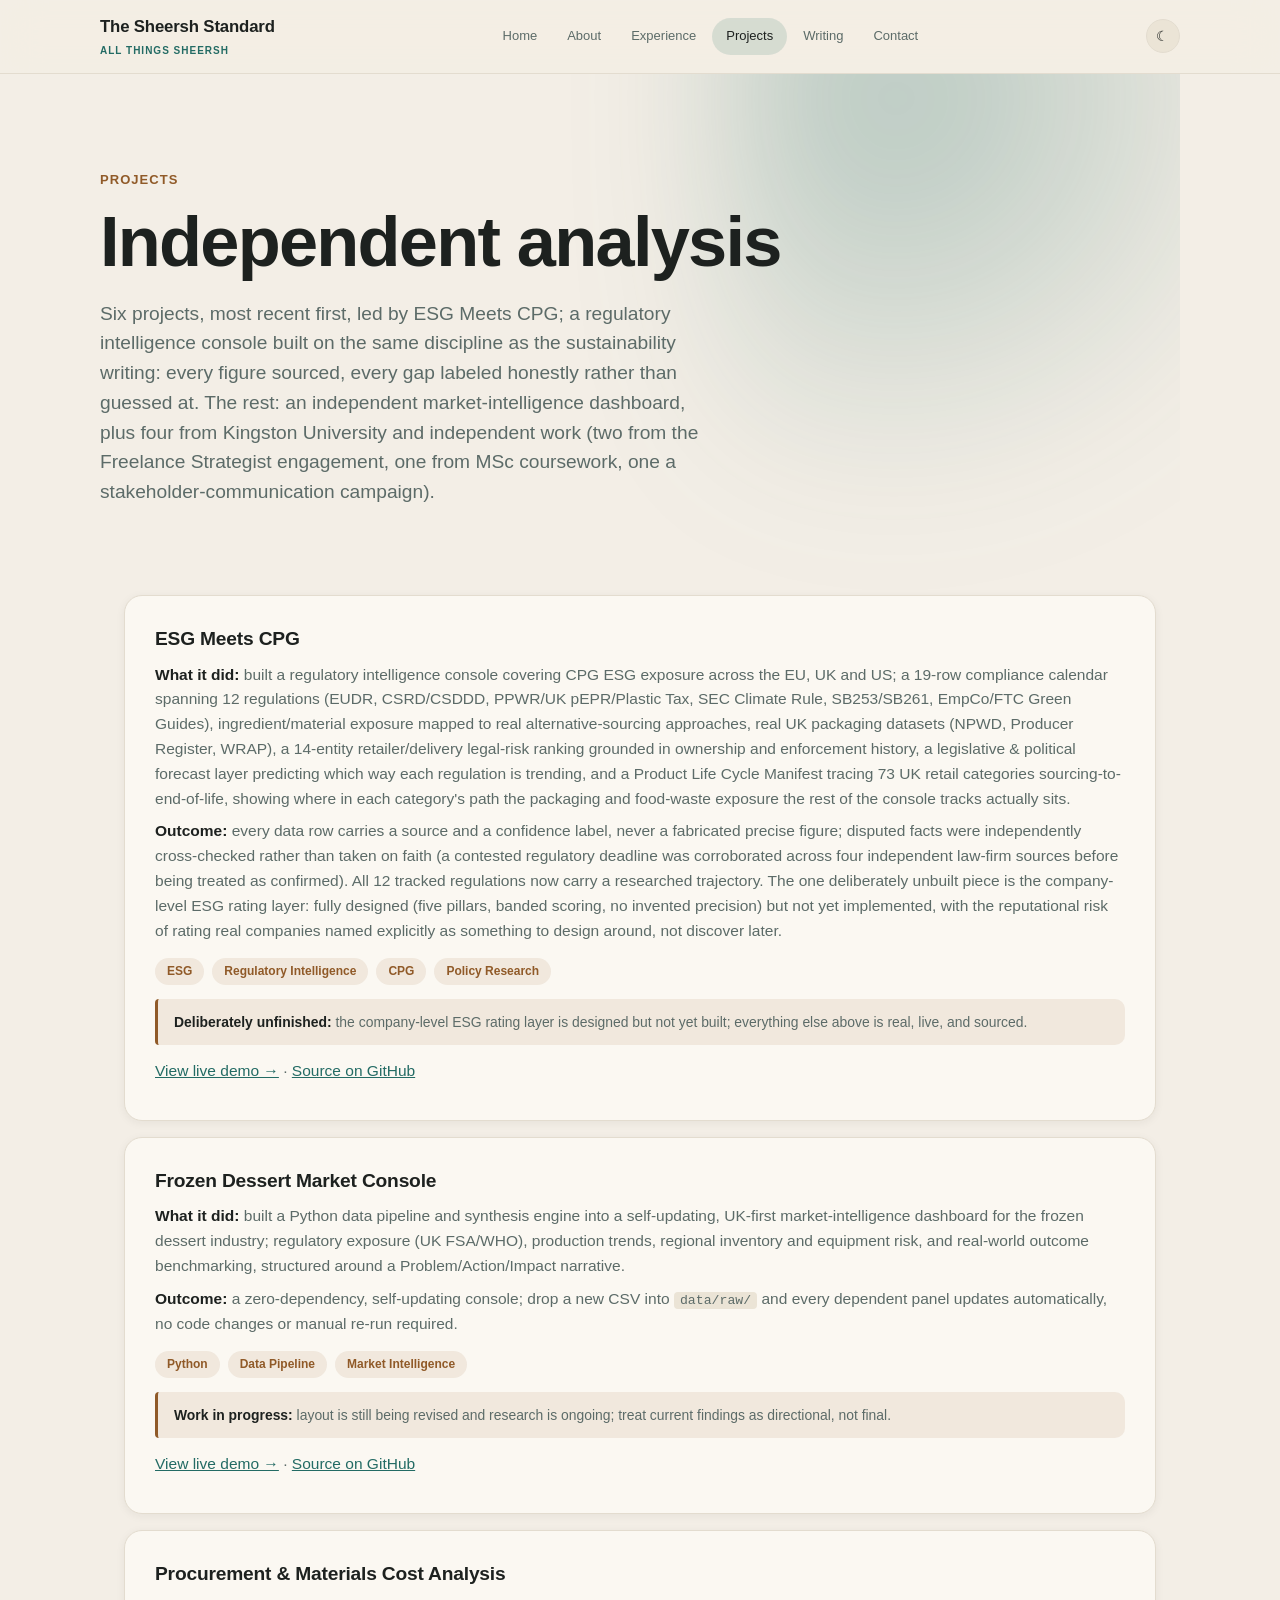
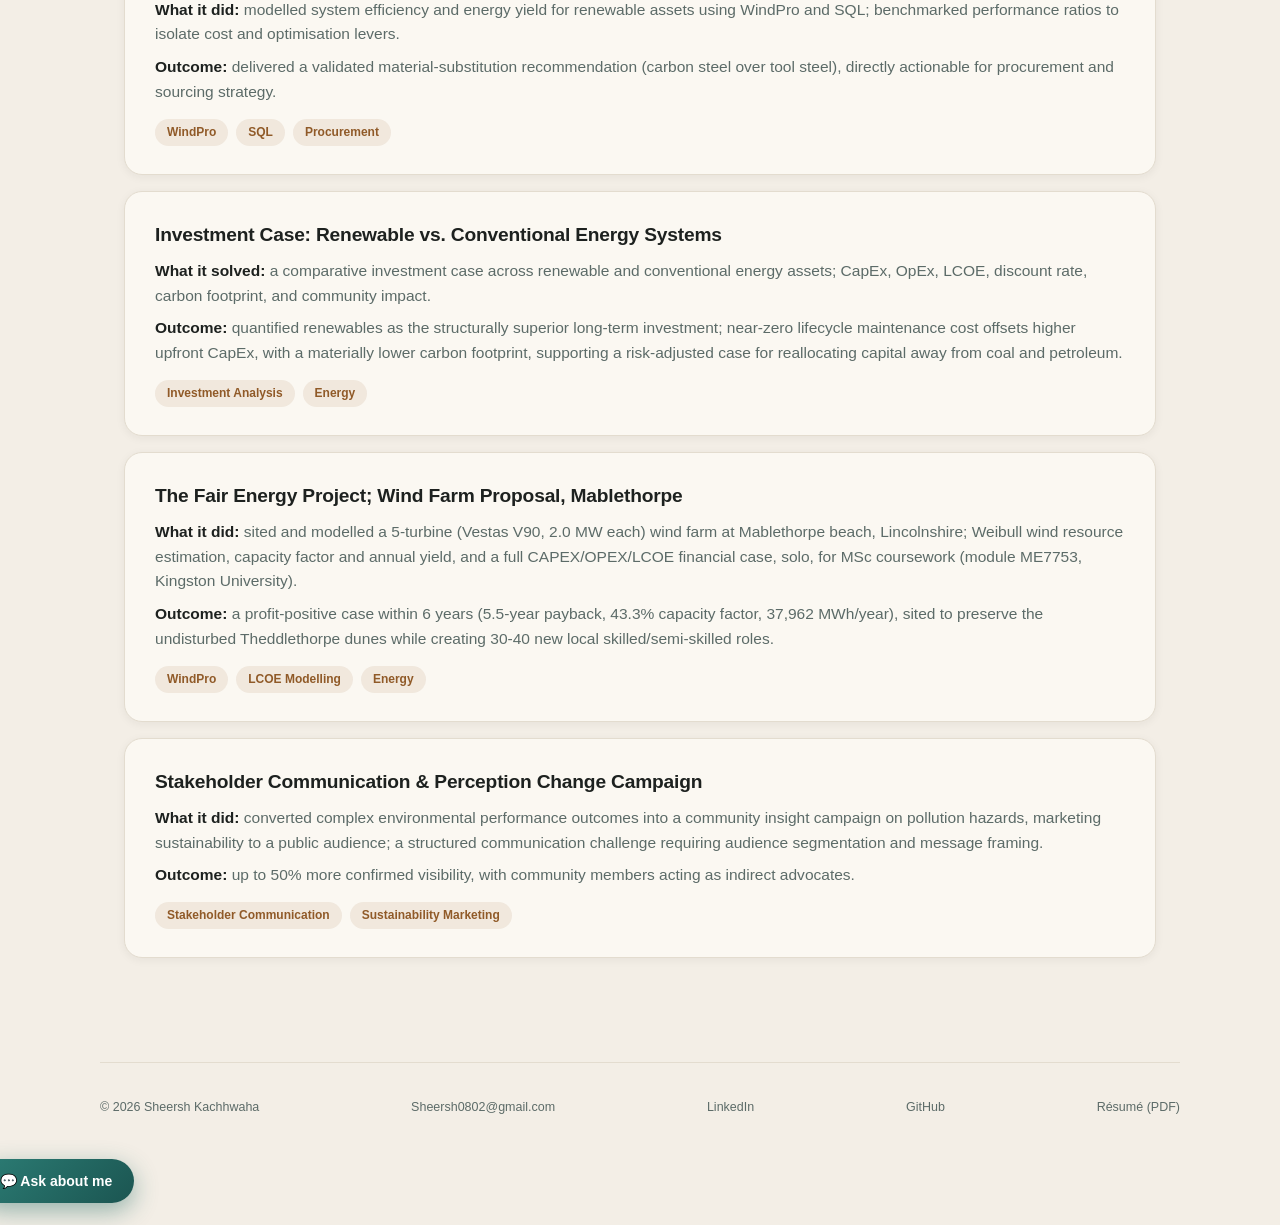
<file: projects.html>
<!doctype html>
<html lang="en">
<head>
<meta charset="utf-8">
<meta name="viewport" content="width=device-width, initial-scale=1">
<title>Projects; The Sheersh Standard</title>
<meta name="description" content="Independent projects by Sheersh Kachhwaha: an ESG regulatory intelligence console, renewable energy investment cases, a wind farm proposal, procurement cost analysis, a frozen dessert market-intelligence dashboard, and a sustainability perception-change campaign.">
<link rel="stylesheet" href="styles.css">
</head>
<body>

<header class="site-nav">
  <div class="wrap nav-row">
    <a class="wordmark" href="index.html">The Sheersh Standard<small>All things Sheersh</small></a>
    <nav class="links">
      <a href="index.html">Home</a>
      <a href="about.html">About</a>
      <a href="experience.html">Experience</a>
      <a href="projects.html" aria-current="page">Projects</a>
      <a href="writing.html">Writing</a>
      <a href="contact.html">Contact</a>
    </nav>
    <button id="theme-toggle" aria-label="Toggle dark mode">☾</button>
  </div>
</header>

<main>
  <div class="wrap hero">
    <p class="eyebrow">Projects</p>
    <h1 style="max-width:none;">Independent analysis</h1>
    <p class="tagline">Six projects, most recent first, led by ESG Meets CPG; a regulatory intelligence console built on the same discipline as the sustainability writing: every figure sourced, every gap labeled honestly rather than guessed at. The rest: an independent market-intelligence dashboard, plus four from Kingston University and independent work (two from the Freelance Strategist engagement, one from MSc coursework, one a stakeholder-communication campaign).</p>
  </div>

  <section style="padding-top:0;">
    <div class="wrap">

      <div class="card">
        <div class="card-head">
          <h3 class="card-title">ESG Meets CPG</h3>
        </div>
        <p><strong style="color:var(--ink);">What it did:</strong> built a regulatory intelligence console covering CPG ESG exposure across the EU, UK and US; a 19-row compliance calendar spanning 12 regulations (EUDR, CSRD/CSDDD, PPWR/UK pEPR/Plastic Tax, SEC Climate Rule, SB253/SB261, EmpCo/FTC Green Guides), ingredient/material exposure mapped to real alternative-sourcing approaches, real UK packaging datasets (NPWD, Producer Register, WRAP), a 14-entity retailer/delivery legal-risk ranking grounded in ownership and enforcement history, a legislative &amp; political forecast layer predicting which way each regulation is trending, and a Product Life Cycle Manifest tracing 73 UK retail categories sourcing-to-end-of-life, showing where in each category's path the packaging and food-waste exposure the rest of the console tracks actually sits.</p>
        <p><strong style="color:var(--ink);">Outcome:</strong> every data row carries a source and a confidence label, never a fabricated precise figure; disputed facts were independently cross-checked rather than taken on faith (a contested regulatory deadline was corroborated across four independent law-firm sources before being treated as confirmed). All 12 tracked regulations now carry a researched trajectory. The one deliberately unbuilt piece is the company-level ESG rating layer: fully designed (five pillars, banded scoring, no invented precision) but not yet implemented, with the reputational risk of rating real companies named explicitly as something to design around, not discover later.</p>
        <div class="tag-row"><span class="tag">ESG</span><span class="tag">Regulatory Intelligence</span><span class="tag">CPG</span><span class="tag">Policy Research</span></div>
        <div class="pending"><strong>Deliberately unfinished:</strong> the company-level ESG rating layer is designed but not yet built; everything else above is real, live, and sourced.</div>
        <p style="margin-top:14px;"><a href="https://sheersh-star.github.io/ESG-meets-CPG/" target="_blank" rel="noopener">View live demo →</a> · <a href="https://github.com/sheersh-star/ESG-meets-CPG" target="_blank" rel="noopener">Source on GitHub</a></p>
      </div>

      <div class="card">
        <div class="card-head">
          <h3 class="card-title">Frozen Dessert Market Console</h3>
        </div>
        <p><strong style="color:var(--ink);">What it did:</strong> built a Python data pipeline and synthesis engine into a self-updating, UK-first market-intelligence dashboard for the frozen dessert industry; regulatory exposure (UK FSA/WHO), production trends, regional inventory and equipment risk, and real-world outcome benchmarking, structured around a Problem/Action/Impact narrative.</p>
        <p><strong style="color:var(--ink);">Outcome:</strong> a zero-dependency, self-updating console; drop a new CSV into <code>data/raw/</code> and every dependent panel updates automatically, no code changes or manual re-run required.</p>
        <div class="tag-row"><span class="tag">Python</span><span class="tag">Data Pipeline</span><span class="tag">Market Intelligence</span></div>
        <div class="pending"><strong>Work in progress:</strong> layout is still being revised and research is ongoing; treat current findings as directional, not final.</div>
        <p style="margin-top:14px;"><a href="https://icecream0209.netlify.app" target="_blank" rel="noopener">View live demo →</a> · <a href="https://github.com/sheersh-star/frozen_market_stage1" target="_blank" rel="noopener">Source on GitHub</a></p>
      </div>

      <div class="card">
        <div class="card-head">
          <h3 class="card-title">Procurement &amp; Materials Cost Analysis</h3>
        </div>
        <p><strong style="color:var(--ink);">What it did:</strong> modelled system efficiency and energy yield for renewable assets using WindPro and SQL; benchmarked performance ratios to isolate cost and optimisation levers.</p>
        <p><strong style="color:var(--ink);">Outcome:</strong> delivered a validated material-substitution recommendation (carbon steel over tool steel), directly actionable for procurement and sourcing strategy.</p>
        <div class="tag-row"><span class="tag">WindPro</span><span class="tag">SQL</span><span class="tag">Procurement</span></div>
      </div>

      <div class="card">
        <div class="card-head">
          <h3 class="card-title">Investment Case: Renewable vs. Conventional Energy Systems</h3>
        </div>
        <p><strong style="color:var(--ink);">What it solved:</strong> a comparative investment case across renewable and conventional energy assets; CapEx, OpEx, LCOE, discount rate, carbon footprint, and community impact.</p>
        <p><strong style="color:var(--ink);">Outcome:</strong> quantified renewables as the structurally superior long-term investment; near-zero lifecycle maintenance cost offsets higher upfront CapEx, with a materially lower carbon footprint, supporting a risk-adjusted case for reallocating capital away from coal and petroleum.</p>
        <div class="tag-row"><span class="tag">Investment Analysis</span><span class="tag">Energy</span></div>
      </div>

      <div class="card">
        <div class="card-head">
          <h3 class="card-title">The Fair Energy Project; Wind Farm Proposal, Mablethorpe</h3>
        </div>
        <p><strong style="color:var(--ink);">What it did:</strong> sited and modelled a 5-turbine (Vestas V90, 2.0 MW each) wind farm at Mablethorpe beach, Lincolnshire; Weibull wind resource estimation, capacity factor and annual yield, and a full CAPEX/OPEX/LCOE financial case, solo, for MSc coursework (module ME7753, Kingston University).</p>
        <p><strong style="color:var(--ink);">Outcome:</strong> a profit-positive case within 6 years (5.5-year payback, 43.3% capacity factor, 37,962 MWh/year), sited to preserve the undisturbed Theddlethorpe dunes while creating 30-40 new local skilled/semi-skilled roles.</p>
        <div class="tag-row"><span class="tag">WindPro</span><span class="tag">LCOE Modelling</span><span class="tag">Energy</span></div>
      </div>

      <div class="card">
        <div class="card-head">
          <h3 class="card-title">Stakeholder Communication &amp; Perception Change Campaign</h3>
        </div>
        <p><strong style="color:var(--ink);">What it did:</strong> converted complex environmental performance outcomes into a community insight campaign on pollution hazards, marketing sustainability to a public audience; a structured communication challenge requiring audience segmentation and message framing.</p>
        <p><strong style="color:var(--ink);">Outcome:</strong> up to 50% more confirmed visibility, with community members acting as indirect advocates.</p>
        <div class="tag-row"><span class="tag">Stakeholder Communication</span><span class="tag">Sustainability Marketing</span></div>
      </div>

    </div>
  </section>
</main>

<footer class="site-footer wrap">
  <span>© 2026 Sheersh Kachhwaha</span>
  <span><a href="mailto:Sheersh0802@gmail.com">Sheersh0802@gmail.com</a></span>
  <span><a href="https://www.linkedin.com/in/sheersh-kachhwaha/" target="_blank" rel="noopener">LinkedIn</a></span>
  <span><a href="https://github.com/sheersh-star" target="_blank" rel="noopener">GitHub</a></span>
  <span><a href="Sheersh-Kachhwaha-CV.pdf" target="_blank">Résumé (PDF)</a></span>
</footer>

<script src="theme.js"></script>
<script src="chat-widget.js"></script>
</body>
</html>
</file>
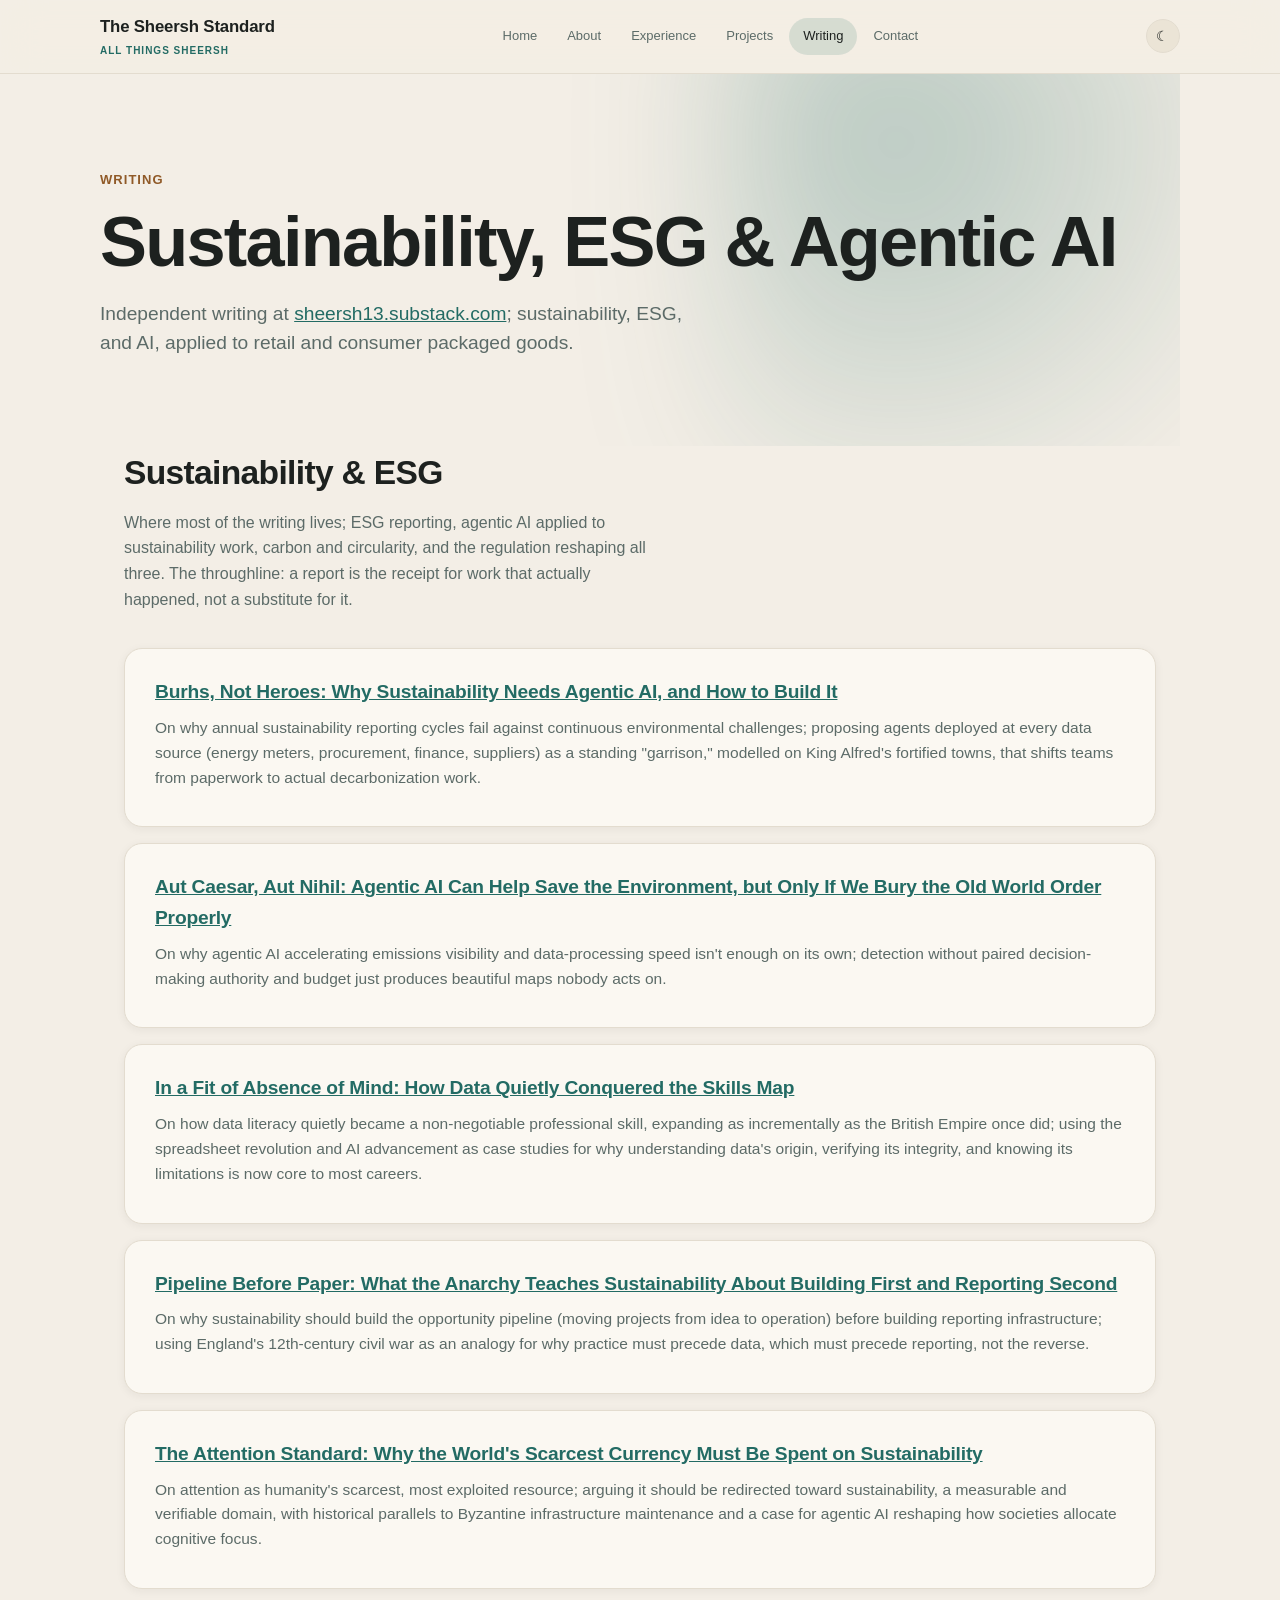
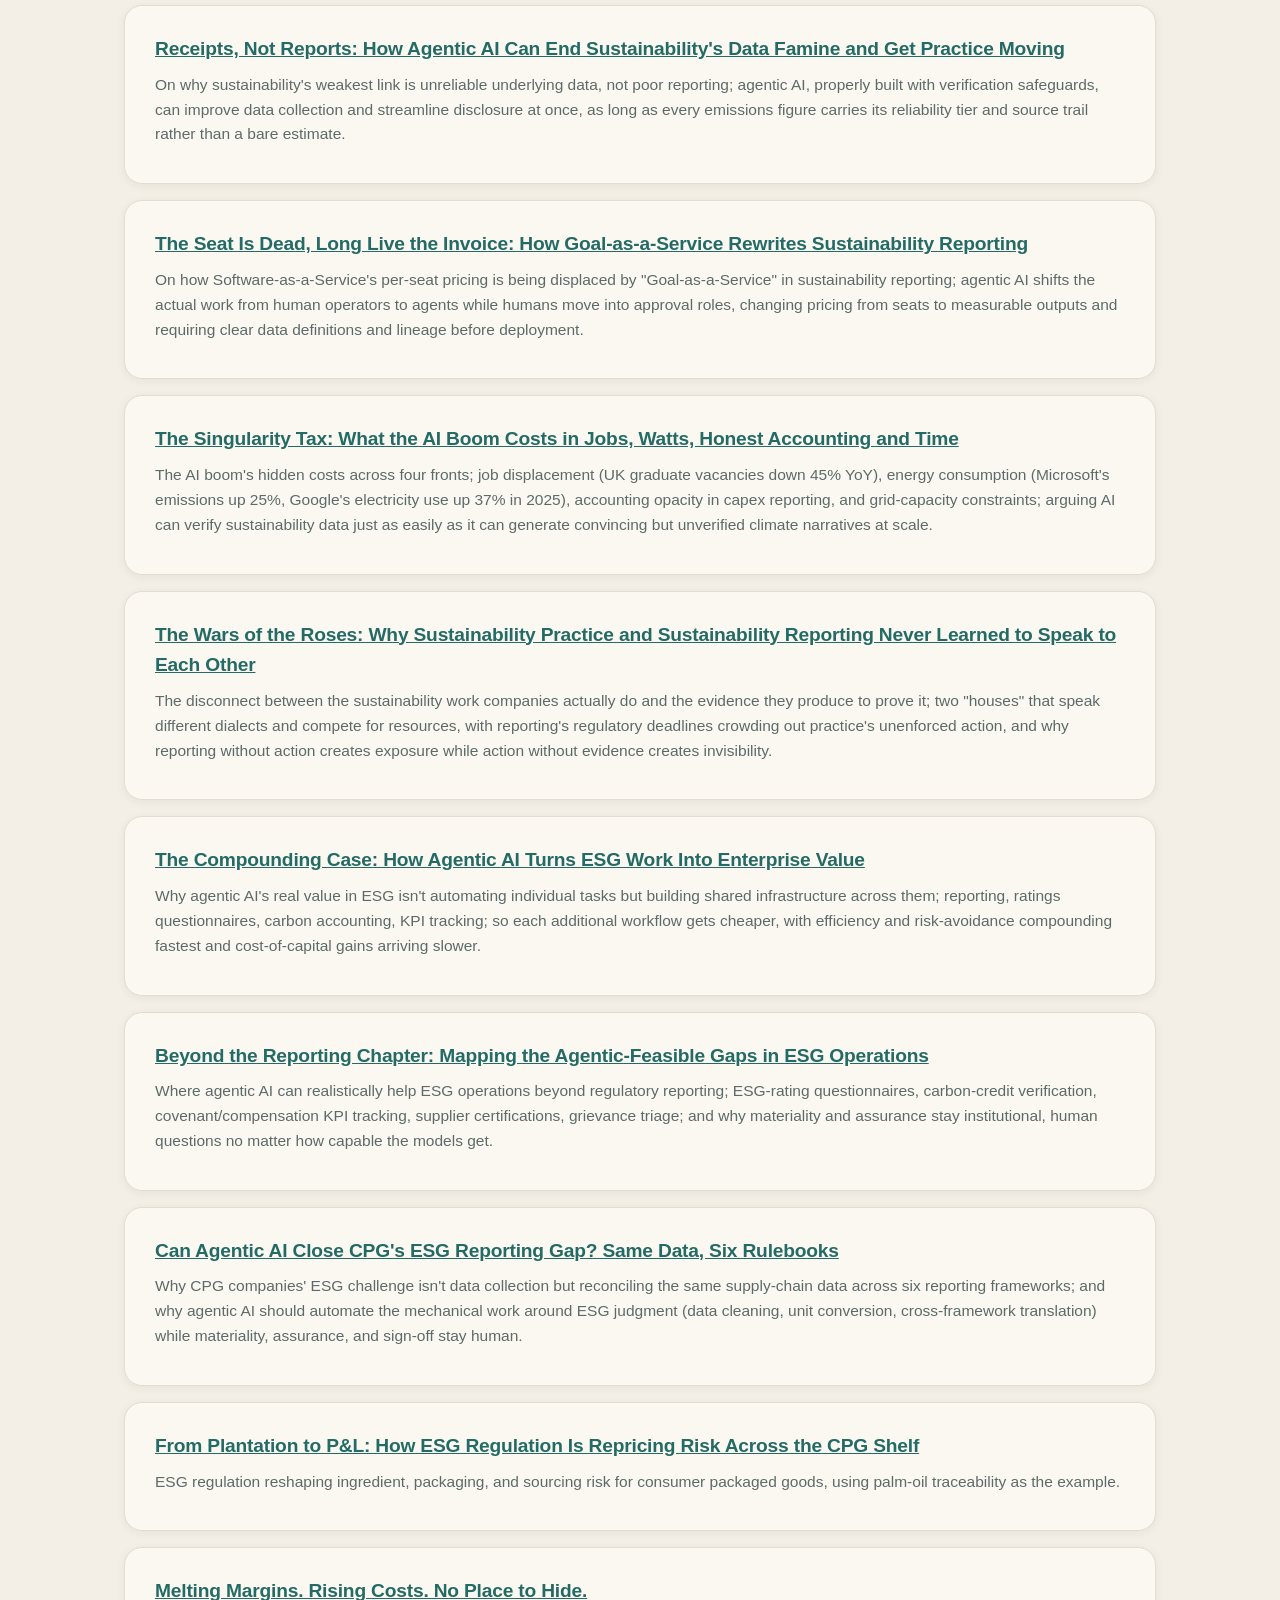
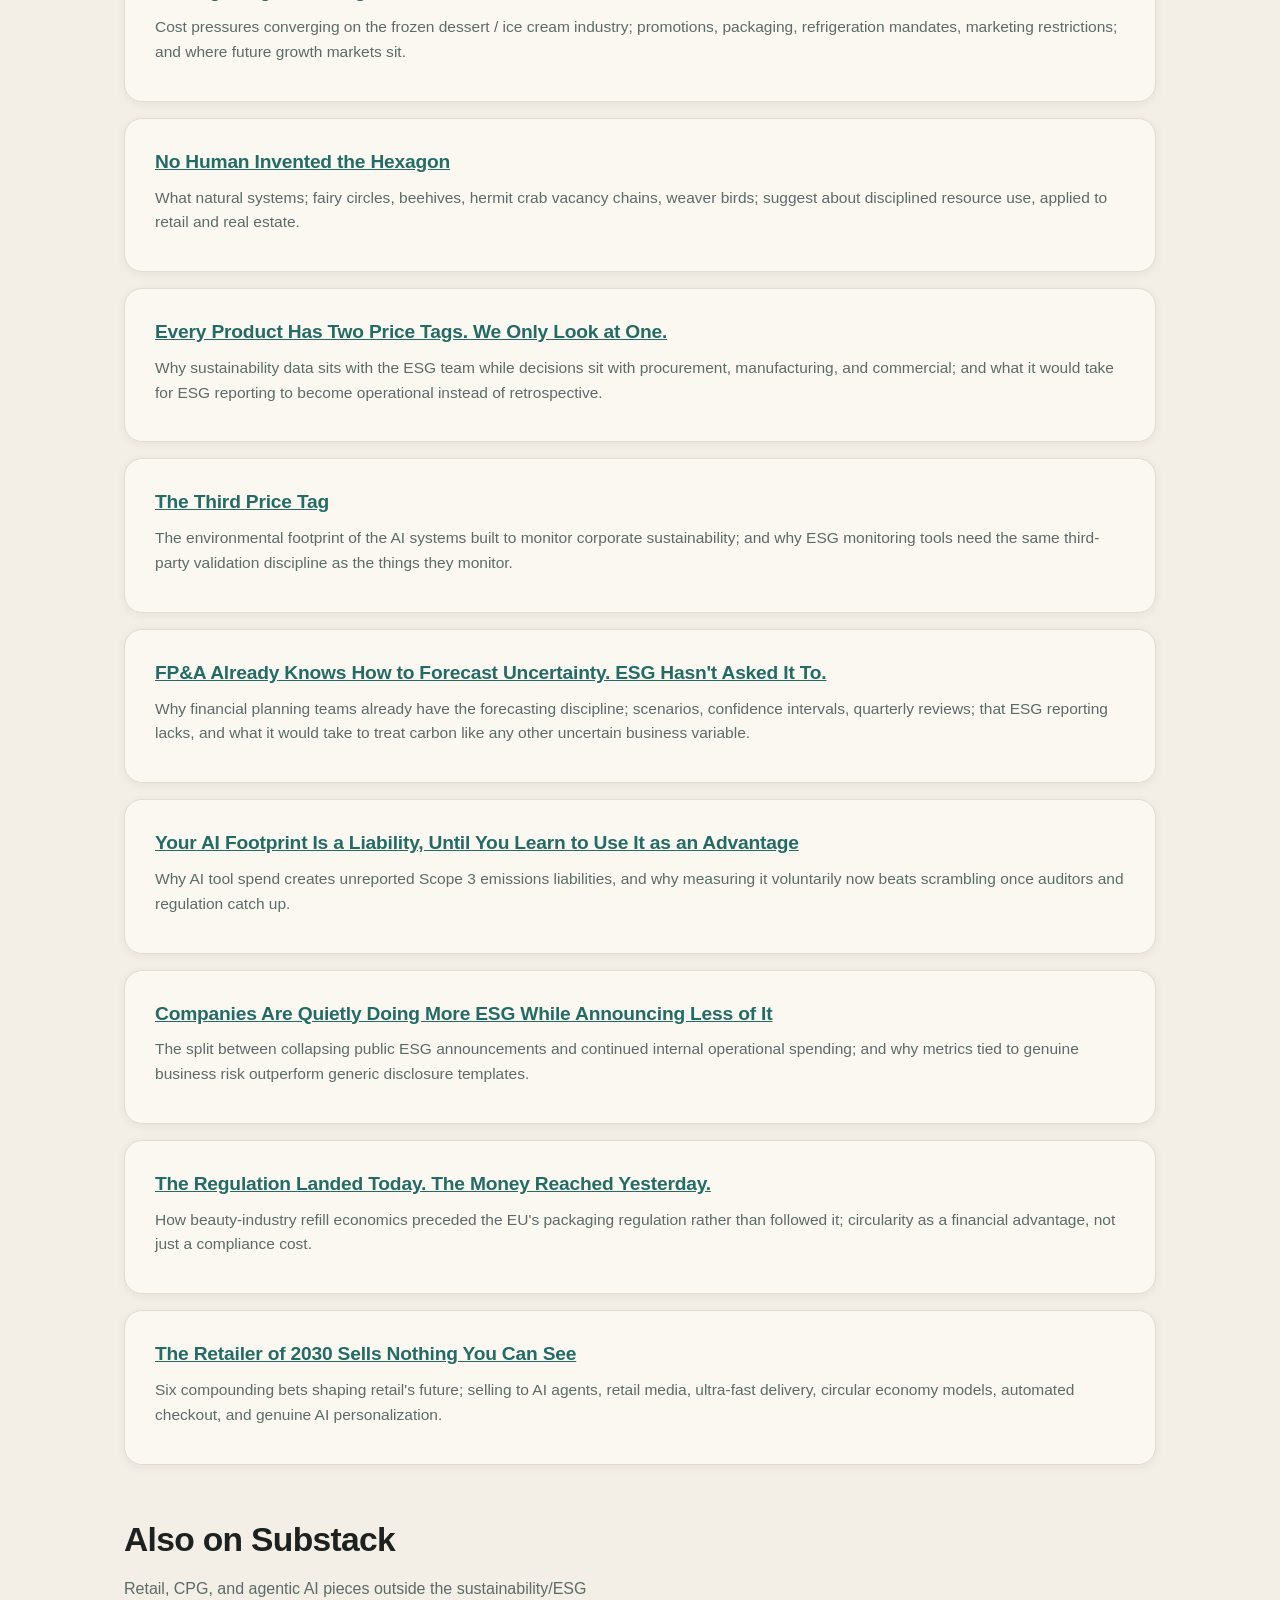
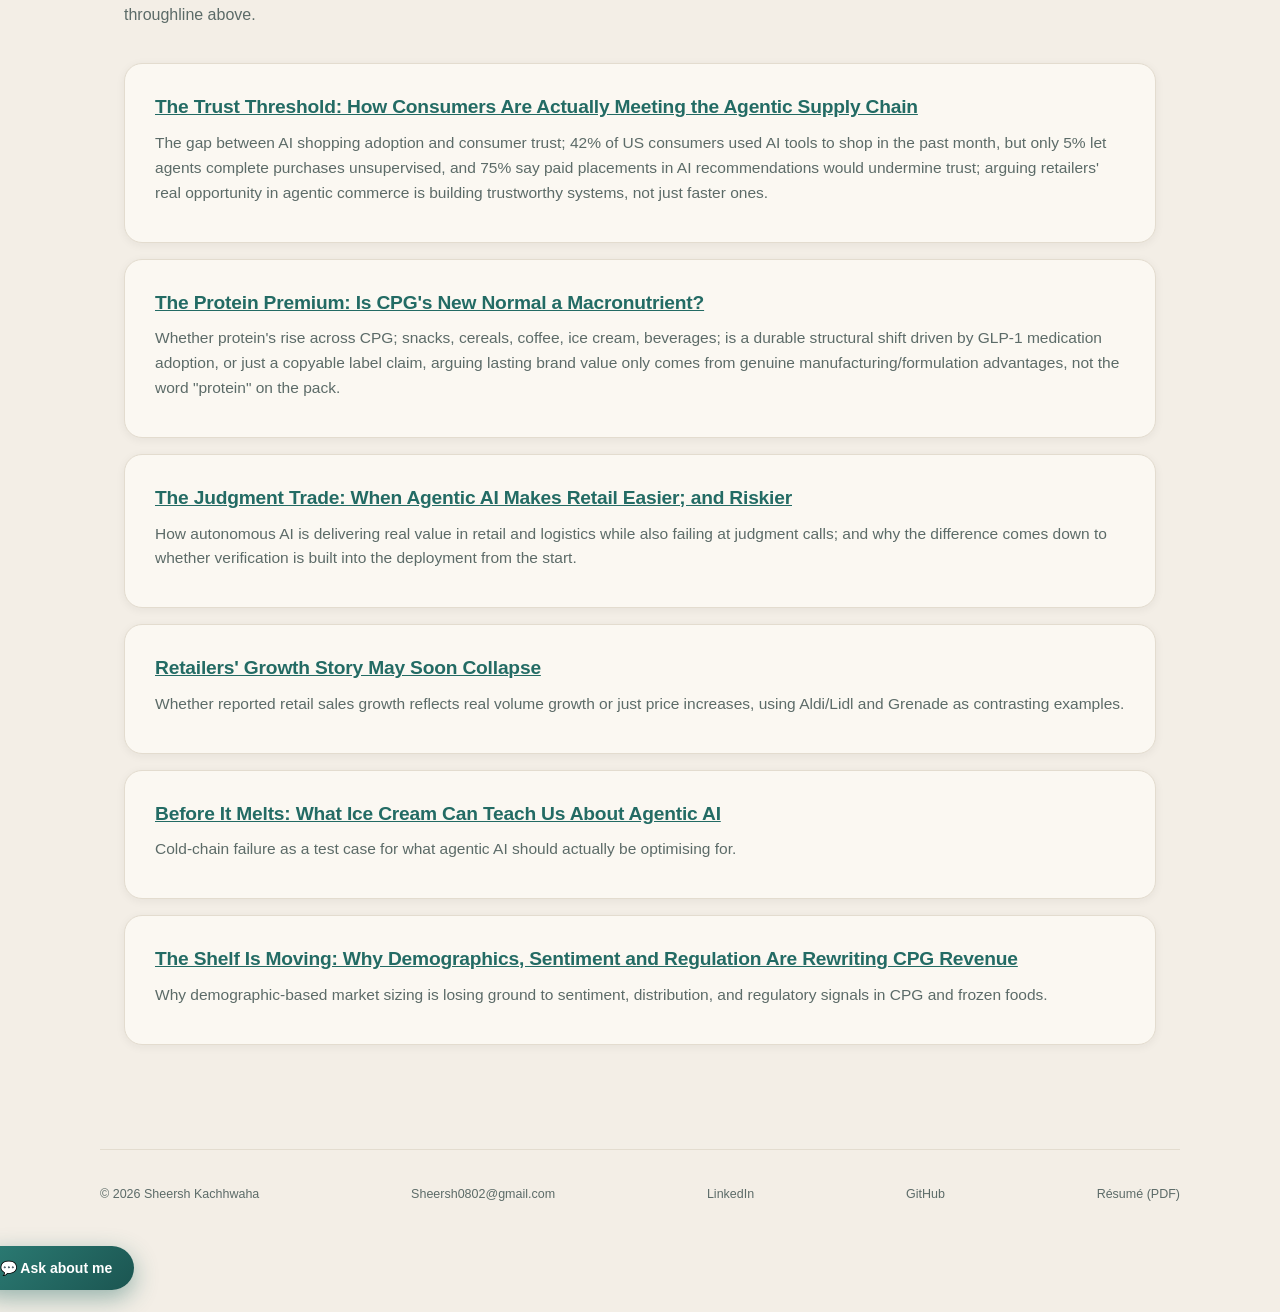
<file: writing.html>
<!doctype html>
<html lang="en">
<head>
<meta charset="utf-8">
<meta name="viewport" content="width=device-width, initial-scale=1">
<title>Writing; The Sheersh Standard</title>
<meta name="description" content="Sheersh Kachhwaha's writing on Substack: sustainability, ESG, and AI reshaping retail and consumer packaged goods.">
<link rel="stylesheet" href="styles.css">
</head>
<body>

<header class="site-nav">
  <div class="wrap nav-row">
    <a class="wordmark" href="index.html">The Sheersh Standard<small>All things Sheersh</small></a>
    <nav class="links">
      <a href="index.html">Home</a>
      <a href="about.html">About</a>
      <a href="experience.html">Experience</a>
      <a href="projects.html">Projects</a>
      <a href="writing.html" aria-current="page">Writing</a>
      <a href="contact.html">Contact</a>
    </nav>
    <button id="theme-toggle" aria-label="Toggle dark mode">☾</button>
  </div>
</header>

<main>
  <div class="wrap hero">
    <p class="eyebrow">Writing</p>
    <h1 style="max-width:none;">Sustainability, ESG &amp; Agentic AI</h1>
    <p class="tagline">Independent writing at <a href="https://sheersh13.substack.com" target="_blank" rel="noopener">sheersh13.substack.com</a>; sustainability, ESG, and AI, applied to retail and consumer packaged goods.</p>
  </div>

  <section style="padding-top:0;">
    <div class="wrap">
      <h2>Sustainability &amp; ESG</h2>
      <p class="section-sub">Where most of the writing lives; ESG reporting, agentic AI applied to sustainability work, carbon and circularity, and the regulation reshaping all three. The throughline: a report is the receipt for work that actually happened, not a substitute for it.</p>

      <div class="card">
        <h3 class="card-title"><a href="https://sheersh13.substack.com/p/burhs-not-heroes-why-sustainability" target="_blank" rel="noopener">Burhs, Not Heroes: Why Sustainability Needs Agentic AI, and How to Build It</a></h3>
        <p>On why annual sustainability reporting cycles fail against continuous environmental challenges; proposing agents deployed at every data source (energy meters, procurement, finance, suppliers) as a standing "garrison," modelled on King Alfred's fortified towns, that shifts teams from paperwork to actual decarbonization work.</p>
      </div>

      <div class="card">
        <h3 class="card-title"><a href="https://sheersh13.substack.com/p/aut-caesar-aut-nihil-agentic-ai-can" target="_blank" rel="noopener">Aut Caesar, Aut Nihil: Agentic AI Can Help Save the Environment, but Only If We Bury the Old World Order Properly</a></h3>
        <p>On why agentic AI accelerating emissions visibility and data-processing speed isn't enough on its own; detection without paired decision-making authority and budget just produces beautiful maps nobody acts on.</p>
      </div>

      <div class="card">
        <h3 class="card-title"><a href="https://sheersh13.substack.com/p/in-a-fit-of-absence-of-mind-how-data" target="_blank" rel="noopener">In a Fit of Absence of Mind: How Data Quietly Conquered the Skills Map</a></h3>
        <p>On how data literacy quietly became a non-negotiable professional skill, expanding as incrementally as the British Empire once did; using the spreadsheet revolution and AI advancement as case studies for why understanding data's origin, verifying its integrity, and knowing its limitations is now core to most careers.</p>
      </div>

      <div class="card">
        <h3 class="card-title"><a href="https://sheersh13.substack.com/p/pipeline-before-paper-what-the-anarchy" target="_blank" rel="noopener">Pipeline Before Paper: What the Anarchy Teaches Sustainability About Building First and Reporting Second</a></h3>
        <p>On why sustainability should build the opportunity pipeline (moving projects from idea to operation) before building reporting infrastructure; using England's 12th-century civil war as an analogy for why practice must precede data, which must precede reporting, not the reverse.</p>
      </div>

      <div class="card">
        <h3 class="card-title"><a href="https://sheersh13.substack.com/p/the-attention-standard-why-the-worlds" target="_blank" rel="noopener">The Attention Standard: Why the World's Scarcest Currency Must Be Spent on Sustainability</a></h3>
        <p>On attention as humanity's scarcest, most exploited resource; arguing it should be redirected toward sustainability, a measurable and verifiable domain, with historical parallels to Byzantine infrastructure maintenance and a case for agentic AI reshaping how societies allocate cognitive focus.</p>
      </div>

      <div class="card">
        <h3 class="card-title"><a href="https://sheersh13.substack.com/p/receipts-not-reports-how-agentic" target="_blank" rel="noopener">Receipts, Not Reports: How Agentic AI Can End Sustainability's Data Famine and Get Practice Moving</a></h3>
        <p>On why sustainability's weakest link is unreliable underlying data, not poor reporting; agentic AI, properly built with verification safeguards, can improve data collection and streamline disclosure at once, as long as every emissions figure carries its reliability tier and source trail rather than a bare estimate.</p>
      </div>

      <div class="card">
        <h3 class="card-title"><a href="https://sheersh13.substack.com/p/the-seat-is-dead-long-live-the-invoice" target="_blank" rel="noopener">The Seat Is Dead, Long Live the Invoice: How Goal-as-a-Service Rewrites Sustainability Reporting</a></h3>
        <p>On how Software-as-a-Service's per-seat pricing is being displaced by "Goal-as-a-Service" in sustainability reporting; agentic AI shifts the actual work from human operators to agents while humans move into approval roles, changing pricing from seats to measurable outputs and requiring clear data definitions and lineage before deployment.</p>
      </div>

      <div class="card">
        <h3 class="card-title"><a href="https://sheersh13.substack.com/p/the-singularity-tax-what-the-ai-boom" target="_blank" rel="noopener">The Singularity Tax: What the AI Boom Costs in Jobs, Watts, Honest Accounting and Time</a></h3>
        <p>The AI boom's hidden costs across four fronts; job displacement (UK graduate vacancies down 45% YoY), energy consumption (Microsoft's emissions up 25%, Google's electricity use up 37% in 2025), accounting opacity in capex reporting, and grid-capacity constraints; arguing AI can verify sustainability data just as easily as it can generate convincing but unverified climate narratives at scale.</p>
      </div>

      <div class="card">
        <h3 class="card-title"><a href="https://sheersh13.substack.com/p/the-wars-of-the-roses-why-sustainability" target="_blank" rel="noopener">The Wars of the Roses: Why Sustainability Practice and Sustainability Reporting Never Learned to Speak to Each Other</a></h3>
        <p>The disconnect between the sustainability work companies actually do and the evidence they produce to prove it; two "houses" that speak different dialects and compete for resources, with reporting's regulatory deadlines crowding out practice's unenforced action, and why reporting without action creates exposure while action without evidence creates invisibility.</p>
      </div>

      <div class="card">
        <h3 class="card-title"><a href="https://sheersh13.substack.com/p/the-compounding-case-how-agentic" target="_blank" rel="noopener">The Compounding Case: How Agentic AI Turns ESG Work Into Enterprise Value</a></h3>
        <p>Why agentic AI's real value in ESG isn't automating individual tasks but building shared infrastructure across them; reporting, ratings questionnaires, carbon accounting, KPI tracking; so each additional workflow gets cheaper, with efficiency and risk-avoidance compounding fastest and cost-of-capital gains arriving slower.</p>
      </div>

      <div class="card">
        <h3 class="card-title"><a href="https://sheersh13.substack.com/p/beyond-the-reporting-chapter-mapping" target="_blank" rel="noopener">Beyond the Reporting Chapter: Mapping the Agentic-Feasible Gaps in ESG Operations</a></h3>
        <p>Where agentic AI can realistically help ESG operations beyond regulatory reporting; ESG-rating questionnaires, carbon-credit verification, covenant/compensation KPI tracking, supplier certifications, grievance triage; and why materiality and assurance stay institutional, human questions no matter how capable the models get.</p>
      </div>

      <div class="card">
        <h3 class="card-title"><a href="https://sheersh13.substack.com/p/can-agentic-ai-close-cpgs-esg-reporting" target="_blank" rel="noopener">Can Agentic AI Close CPG's ESG Reporting Gap? Same Data, Six Rulebooks</a></h3>
        <p>Why CPG companies' ESG challenge isn't data collection but reconciling the same supply-chain data across six reporting frameworks; and why agentic AI should automate the mechanical work around ESG judgment (data cleaning, unit conversion, cross-framework translation) while materiality, assurance, and sign-off stay human.</p>
      </div>

      <div class="card">
        <h3 class="card-title"><a href="https://sheersh13.substack.com/p/from-plantation-to-p-and-l-how-esg" target="_blank" rel="noopener">From Plantation to P&amp;L: How ESG Regulation Is Repricing Risk Across the CPG Shelf</a></h3>
        <p>ESG regulation reshaping ingredient, packaging, and sourcing risk for consumer packaged goods, using palm-oil traceability as the example.</p>
      </div>

      <div class="card">
        <h3 class="card-title"><a href="https://sheersh13.substack.com/p/melting-margins-rising-costs-no-place" target="_blank" rel="noopener">Melting Margins. Rising Costs. No Place to Hide.</a></h3>
        <p>Cost pressures converging on the frozen dessert / ice cream industry; promotions, packaging, refrigeration mandates, marketing restrictions; and where future growth markets sit.</p>
      </div>

      <div class="card">
        <h3 class="card-title"><a href="https://sheersh13.substack.com/p/no-human-invented-the-hexagon" target="_blank" rel="noopener">No Human Invented the Hexagon</a></h3>
        <p>What natural systems; fairy circles, beehives, hermit crab vacancy chains, weaver birds; suggest about disciplined resource use, applied to retail and real estate.</p>
      </div>

      <div class="card">
        <h3 class="card-title"><a href="https://sheersh13.substack.com/p/every-product-has-two-price-tags" target="_blank" rel="noopener">Every Product Has Two Price Tags. We Only Look at One.</a></h3>
        <p>Why sustainability data sits with the ESG team while decisions sit with procurement, manufacturing, and commercial; and what it would take for ESG reporting to become operational instead of retrospective.</p>
      </div>

      <div class="card">
        <h3 class="card-title"><a href="https://sheersh13.substack.com/p/the-third-price-tag" target="_blank" rel="noopener">The Third Price Tag</a></h3>
        <p>The environmental footprint of the AI systems built to monitor corporate sustainability; and why ESG monitoring tools need the same third-party validation discipline as the things they monitor.</p>
      </div>

      <div class="card">
        <h3 class="card-title"><a href="https://sheersh13.substack.com/p/fp-and-a-already-knows-how-to-forecast" target="_blank" rel="noopener">FP&amp;A Already Knows How to Forecast Uncertainty. ESG Hasn't Asked It To.</a></h3>
        <p>Why financial planning teams already have the forecasting discipline; scenarios, confidence intervals, quarterly reviews; that ESG reporting lacks, and what it would take to treat carbon like any other uncertain business variable.</p>
      </div>

      <div class="card">
        <h3 class="card-title"><a href="https://sheersh13.substack.com/p/your-ai-footprint-is-a-liability" target="_blank" rel="noopener">Your AI Footprint Is a Liability, Until You Learn to Use It as an Advantage</a></h3>
        <p>Why AI tool spend creates unreported Scope 3 emissions liabilities, and why measuring it voluntarily now beats scrambling once auditors and regulation catch up.</p>
      </div>

      <div class="card">
        <h3 class="card-title"><a href="https://sheersh13.substack.com/p/companies-are-quietly-doing-more" target="_blank" rel="noopener">Companies Are Quietly Doing More ESG While Announcing Less of It</a></h3>
        <p>The split between collapsing public ESG announcements and continued internal operational spending; and why metrics tied to genuine business risk outperform generic disclosure templates.</p>
      </div>

      <div class="card">
        <h3 class="card-title"><a href="https://sheersh13.substack.com/p/the-regulation-landed-today-the-money" target="_blank" rel="noopener">The Regulation Landed Today. The Money Reached Yesterday.</a></h3>
        <p>How beauty-industry refill economics preceded the EU's packaging regulation rather than followed it; circularity as a financial advantage, not just a compliance cost.</p>
      </div>

      <div class="card">
        <h3 class="card-title"><a href="https://sheersh13.substack.com/p/the-retailer-of-2030-sells-nothing" target="_blank" rel="noopener">The Retailer of 2030 Sells Nothing You Can See</a></h3>
        <p>Six compounding bets shaping retail's future; selling to AI agents, retail media, ultra-fast delivery, circular economy models, automated checkout, and genuine AI personalization.</p>
      </div>

      <h2 style="margin-top:48px;">Also on Substack</h2>
      <p class="section-sub">Retail, CPG, and agentic AI pieces outside the sustainability/ESG throughline above.</p>

      <div class="card">
        <h3 class="card-title"><a href="https://sheersh13.substack.com/p/the-trust-threshold-how-consumers" target="_blank" rel="noopener">The Trust Threshold: How Consumers Are Actually Meeting the Agentic Supply Chain</a></h3>
        <p>The gap between AI shopping adoption and consumer trust; 42% of US consumers used AI tools to shop in the past month, but only 5% let agents complete purchases unsupervised, and 75% say paid placements in AI recommendations would undermine trust; arguing retailers' real opportunity in agentic commerce is building trustworthy systems, not just faster ones.</p>
      </div>

      <div class="card">
        <h3 class="card-title"><a href="https://sheersh13.substack.com/p/the-protein-premium-is-cpgs-new-normal" target="_blank" rel="noopener">The Protein Premium: Is CPG's New Normal a Macronutrient?</a></h3>
        <p>Whether protein's rise across CPG; snacks, cereals, coffee, ice cream, beverages; is a durable structural shift driven by GLP-1 medication adoption, or just a copyable label claim, arguing lasting brand value only comes from genuine manufacturing/formulation advantages, not the word "protein" on the pack.</p>
      </div>

      <div class="card">
        <h3 class="card-title"><a href="https://sheersh13.substack.com/p/the-judgment-trade-when-agentic-ai" target="_blank" rel="noopener">The Judgment Trade: When Agentic AI Makes Retail Easier; and Riskier</a></h3>
        <p>How autonomous AI is delivering real value in retail and logistics while also failing at judgment calls; and why the difference comes down to whether verification is built into the deployment from the start.</p>
      </div>

      <div class="card">
        <h3 class="card-title"><a href="https://sheersh13.substack.com/p/retailers-growth-story-may-soon-collapse" target="_blank" rel="noopener">Retailers' Growth Story May Soon Collapse</a></h3>
        <p>Whether reported retail sales growth reflects real volume growth or just price increases, using Aldi/Lidl and Grenade as contrasting examples.</p>
      </div>

      <div class="card">
        <h3 class="card-title"><a href="https://sheersh13.substack.com/p/before-it-melts-what-ice-cream-can" target="_blank" rel="noopener">Before It Melts: What Ice Cream Can Teach Us About Agentic AI</a></h3>
        <p>Cold-chain failure as a test case for what agentic AI should actually be optimising for.</p>
      </div>

      <div class="card">
        <h3 class="card-title"><a href="https://sheersh13.substack.com/p/the-shelf-is-moving-why-demographics" target="_blank" rel="noopener">The Shelf Is Moving: Why Demographics, Sentiment and Regulation Are Rewriting CPG Revenue</a></h3>
        <p>Why demographic-based market sizing is losing ground to sentiment, distribution, and regulatory signals in CPG and frozen foods.</p>
      </div>

    </div>
  </section>
</main>

<footer class="site-footer wrap">
  <span>© 2026 Sheersh Kachhwaha</span>
  <span><a href="mailto:Sheersh0802@gmail.com">Sheersh0802@gmail.com</a></span>
  <span><a href="https://www.linkedin.com/in/sheersh-kachhwaha/" target="_blank" rel="noopener">LinkedIn</a></span>
  <span><a href="https://github.com/sheersh-star" target="_blank" rel="noopener">GitHub</a></span>
  <span><a href="Sheersh-Kachhwaha-CV.pdf" target="_blank">Résumé (PDF)</a></span>
</footer>

<script src="theme.js"></script>
<script src="chat-widget.js"></script>
</body>
</html>
</file>
<file: styles.css>
/* The Sheersh Standard; shared stylesheet */

:root {
  --paper: #F3EEE6;
  --surface: #FBF8F2;
  --surface-2: #EBE4D6;
  --ink: #1D211F;
  --muted: #5C6B68;
  --muted-2: #7D8A87;
  --accent: #236B64;
  --accent-solid: #1B5551;
  --accent-gradient: linear-gradient(135deg, #2C7D75 0%, #1B5551 100%);
  --accent-2: #905A28;
  --line: #E3DCCF;
  --shadow-1: 0 2px 10px rgba(29,33,31,0.06);
  --shadow-2: 0 16px 40px rgba(29,33,31,0.12);
  --ease: cubic-bezier(0.28, 0.11, 0.32, 1);
  --font-display: -apple-system, BlinkMacSystemFont, 'SF Pro Display', 'Segoe UI', Roboto, Helvetica, Arial, sans-serif;
  --font-body: -apple-system, BlinkMacSystemFont, 'SF Pro Text', 'Segoe UI', Roboto, Helvetica, Arial, sans-serif;
  --font-mono: ui-monospace, 'SF Mono', Menlo, Consolas, monospace;
}

@media (prefers-color-scheme: dark) {
  :root:not([data-theme="light"]) {
    --paper: #0A0F0E;
    --surface: #161D1B;
    --surface-2: #1E2724;
    --ink: #F3EEE6;
    --muted: #9BA8A5;
    --muted-2: #7D8A87;
    --accent: #5BBBAE;
    --accent-2: #D99A5B;
    --line: rgba(243,238,230,0.14);
    --shadow-1: 0 2px 10px rgba(0,0,0,0.35);
    --shadow-2: 0 16px 40px rgba(0,0,0,0.5);
  }
}

:root[data-theme="dark"] {
  --paper: #0A0F0E;
  --surface: #161D1B;
  --surface-2: #1E2724;
  --ink: #F3EEE6;
  --muted: #9BA8A5;
  --muted-2: #7D8A87;
  --accent: #5BBBAE;
  --accent-2: #D99A5B;
  --line: rgba(243,238,230,0.14);
  --shadow-1: 0 2px 10px rgba(0,0,0,0.35);
  --shadow-2: 0 16px 40px rgba(0,0,0,0.5);
}

* { box-sizing: border-box; }
html { color-scheme: light dark; scroll-behavior: smooth; }

body {
  background: var(--paper);
  color: var(--ink);
  font-family: var(--font-body);
  margin: 0;
  line-height: 1.6;
  font-size: 17px;
  -webkit-font-smoothing: antialiased;
  text-rendering: optimizeLegibility;
  transition: background 0.3s var(--ease), color 0.3s var(--ease);
}

::selection { background: var(--accent-solid); color: #fff; }

.wrap { max-width: 1080px; margin: 0 auto; padding: 0 24px; }
.wrap-narrow { max-width: 720px; margin: 0 auto; padding: 0 24px; }

img { max-width: 100%; display: block; border-radius: 14px; }
a { color: var(--accent); }
code { font-family: var(--font-mono); background: var(--surface-2); padding: 1px 6px; border-radius: 4px; font-size: 0.85em; }

:is(a, button, input, textarea):focus-visible {
  outline: 2px solid var(--accent);
  outline-offset: 3px;
  border-radius: 4px;
}

/* ---- nav ---- */
header.site-nav {
  border-bottom: 1px solid var(--line);
  background: color-mix(in srgb, var(--paper) 70%, transparent);
  backdrop-filter: saturate(180%) blur(20px);
  -webkit-backdrop-filter: saturate(180%) blur(20px);
  position: sticky;
  top: 0;
  z-index: 100;
}
.nav-row {
  display: flex; align-items: center; justify-content: space-between;
  padding: 14px 0;
  gap: 20px;
}
.wordmark {
  font-family: var(--font-display);
  font-weight: 600;
  font-size: 1.05rem;
  letter-spacing: -0.01em;
  color: var(--ink);
  text-decoration: none;
  white-space: nowrap;
}
.wordmark small {
  display: block;
  font-family: var(--font-body);
  font-size: 10px;
  letter-spacing: 0.1em;
  text-transform: uppercase;
  color: var(--accent);
  font-weight: 600;
  margin-top: 2px;
}
nav.links { display: flex; gap: 2px; flex-wrap: wrap; }
nav.links a {
  font-family: var(--font-body);
  font-size: 13px;
  font-weight: 500;
  color: var(--muted);
  text-decoration: none;
  padding: 8px 14px;
  border-radius: 980px;
  transition: background 0.25s var(--ease), color 0.25s var(--ease);
}
nav.links a:hover { color: var(--ink); background: var(--surface-2); }
nav.links a[aria-current="page"] {
  color: var(--ink);
  background: color-mix(in srgb, var(--accent) 14%, transparent);
}

#theme-toggle {
  background: var(--surface-2); border: 1px solid var(--line); border-radius: 999px;
  width: 34px; height: 34px; cursor: pointer; font-size: 14px;
  color: var(--ink); flex-shrink: 0;
  transition: transform 0.35s var(--ease), background 0.25s var(--ease);
}
#theme-toggle:hover { background: var(--line); transform: rotate(-12deg) scale(1.06); }

/* ---- hero ---- */
.hero { position: relative; overflow: hidden; padding: 96px 0 56px; }
.hero::before {
  content: "";
  position: absolute;
  top: -30%; right: -12%;
  width: 55%; aspect-ratio: 1 / 1;
  background: radial-gradient(circle at 30% 30%, color-mix(in srgb, var(--accent) 30%, transparent), transparent 70%);
  filter: blur(70px);
  z-index: -1;
  pointer-events: none;
  animation: float 14s ease-in-out infinite alternate;
}
@keyframes float {
  from { transform: translateY(-14px) translateX(-6px); }
  to { transform: translateY(14px) translateX(6px); }
}
.about-hero { display: flex; align-items: center; gap: 28px; flex-wrap: wrap; }
.about-hero h1 { margin-bottom: 0; }
.headshot {
  width: 200px; height: 200px; border-radius: 22px; object-fit: cover;
  box-shadow: 0 0 0 1px var(--line), 0 12px 32px rgba(0,0,0,0.16);
  flex-shrink: 0;
}
@media (max-width: 560px) {
  .headshot { width: 150px; height: 150px; }
}
.eyebrow {
  font-family: var(--font-body); font-size: 13px; font-weight: 600; letter-spacing: 0.08em;
  text-transform: uppercase; color: var(--accent-2); margin: 0 0 14px;
}
h1 {
  font-family: var(--font-display); font-weight: 600;
  font-size: clamp(2.5rem, 6vw, 4.4rem);
  letter-spacing: -0.025em;
  line-height: 1.05;
  margin: 0 0 20px; text-wrap: balance; max-width: 18ch;
}
.tagline { font-size: 1.2rem; line-height: 1.55; color: var(--muted); max-width: 58ch; margin: 0 0 32px; }
.cta-row { display: flex; gap: 12px; flex-wrap: wrap; margin-bottom: 8px; }

.btn {
  font-family: var(--font-body); font-size: 15px; font-weight: 500;
  text-decoration: none; padding: 13px 26px;
  border: 1px solid transparent;
  border-radius: 980px; display: inline-block;
  background: var(--surface-2); color: var(--ink);
  transition: transform 0.25s var(--ease), background 0.25s var(--ease), box-shadow 0.25s var(--ease);
}
.btn:hover { transform: translateY(-1px); box-shadow: var(--shadow-1); }
.btn:active { transform: translateY(0); }
.btn-primary {
  background: var(--accent-gradient); color: #fff;
  position: relative; overflow: hidden;
}
.btn-primary:hover { filter: brightness(1.08); }
.btn-primary::after, #chat-launcher::after {
  content: "";
  position: absolute; top: 0; left: -60%; width: 40%; height: 100%;
  background: linear-gradient(120deg, transparent, rgba(255,255,255,0.4), transparent);
  transform: skewX(-20deg);
  transition: left 0.6s var(--ease);
}
.btn-primary:hover::after, #chat-launcher:hover::after { left: 130%; }
.btn-secondary { background: var(--surface-2); color: var(--ink); border-color: var(--line); }
.btn-tertiary {
  background: none; border: none; color: var(--accent-2); padding: 13px 4px;
  font-weight: 600;
}
.btn-tertiary:hover { transform: translateX(3px); box-shadow: none; }

.meta-strip {
  display: flex; flex-wrap: wrap; gap: 10px; margin-top: 36px; padding-top: 0;
  border-top: none;
}
.meta-strip span {
  font-family: var(--font-body); font-size: 12.5px; font-weight: 500; color: var(--muted);
  background: var(--surface-2); border: 1px solid var(--line);
  padding: 6px 14px; border-radius: 980px;
}

/* ---- sections / cards ---- */
section { padding: 88px 0; }
section + section { border-top: 1px solid var(--line); }
section:nth-of-type(even) { background: var(--surface-2); }
h2 {
  font-family: var(--font-display); font-weight: 600; font-size: clamp(1.6rem, 3vw, 2.1rem);
  letter-spacing: -0.02em;
  margin: 0 0 10px;
}
.section-sub { color: var(--muted); font-size: 1rem; margin: 0 0 36px; max-width: 60ch; }

.card {
  background: var(--surface);
  border: 1px solid var(--line);
  border-radius: 18px;
  padding: 28px 30px;
  margin-bottom: 16px;
  box-shadow: var(--shadow-1);
  transition: transform 0.3s var(--ease), box-shadow 0.3s var(--ease);
}
.card:hover { transform: translateY(-3px); box-shadow: var(--shadow-2); }
.card-head { display: flex; justify-content: space-between; align-items: baseline; gap: 14px; flex-wrap: wrap; margin-bottom: 6px; }
.card-title { font-family: var(--font-display); font-weight: 600; letter-spacing: -0.01em; font-size: 1.2rem; margin: 0; }
.card-meta { font-family: var(--font-body); font-size: 12.5px; font-weight: 500; color: var(--muted); }
.card p { color: var(--muted); font-size: 0.97rem; margin: 8px 0; }
.card ul { margin: 12px 0 0; padding-left: 20px; }
.card li { font-size: 0.95rem; margin-bottom: 7px; color: var(--ink); }
.tag-row { display: flex; gap: 8px; flex-wrap: wrap; margin-top: 14px; }
.tag {
  font-family: var(--font-body); font-size: 12px; font-weight: 600; color: var(--accent-2);
  background: color-mix(in srgb, var(--accent-2) 10%, transparent);
  border: none; border-radius: 999px; padding: 4px 12px;
  transition: background 0.25s var(--ease), color 0.25s var(--ease);
}
.tag:hover { background: var(--accent-gradient); color: #fff; }

/* ---- honesty / pending marker ---- */
.pending {
  border-left: 3px solid var(--accent-2);
  background: color-mix(in srgb, var(--accent-2) 10%, transparent);
  padding: 12px 16px;
  border-radius: 4px 10px 10px 4px;
  font-size: 0.87rem;
  color: var(--muted);
  margin-top: 14px;
}
.pending strong { color: var(--ink); }

/* ---- footer ---- */
footer.site-footer {
  border-top: 1px solid var(--line);
  padding: 34px 0 64px;
  font-family: var(--font-body); font-size: 12.5px; font-weight: 500; color: var(--muted);
  display: flex; justify-content: space-between; flex-wrap: wrap; gap: 12px;
}
footer.site-footer a { color: var(--muted); text-decoration: none; }
footer.site-footer a:hover { color: var(--ink); text-decoration: underline; }

/* ---- chat widget ---- */
#chat-launcher {
  position: fixed; bottom: 22px; right: 22px; z-index: 50;
  background: var(--accent-gradient); color: #fff;
  border: none; border-radius: 999px; padding: 14px 22px;
  position: relative; overflow: hidden;
  font-family: var(--font-body); font-size: 14px; font-weight: 600;
  cursor: pointer;
  box-shadow: 0 8px 24px color-mix(in srgb, var(--accent) 45%, transparent);
  transition: transform 0.25s var(--ease), box-shadow 0.25s var(--ease);
}
#chat-launcher:hover { transform: translateY(-2px) scale(1.03); }
#chat-panel {
  position: fixed; bottom: 82px; right: 22px; z-index: 50;
  width: min(370px, calc(100vw - 44px)); max-height: 60vh;
  background: color-mix(in srgb, var(--surface) 92%, transparent);
  backdrop-filter: saturate(180%) blur(24px);
  -webkit-backdrop-filter: saturate(180%) blur(24px);
  border: 1px solid var(--line); border-radius: 20px;
  box-shadow: var(--shadow-2);
  display: none; flex-direction: column; overflow: hidden;
}
#chat-panel.open { display: flex; }
#chat-head {
  padding: 16px 18px; border-bottom: 1px solid var(--line);
  display: flex; justify-content: space-between; align-items: center;
  font-family: var(--font-body); font-size: 13px; font-weight: 600;
  color: var(--ink);
}
#chat-head button { background: none; border: none; color: var(--muted); cursor: pointer; font-size: 16px; }
#chat-log { flex: 1; overflow-y: auto; padding: 14px 18px; display: flex; flex-direction: column; gap: 10px; }
.chat-msg { font-size: 0.9rem; line-height: 1.5; max-width: 92%; padding: 10px 14px; border-radius: 16px; }
.chat-msg.bot { background: var(--surface-2); color: var(--ink); align-self: flex-start; border-bottom-left-radius: 4px; }
.chat-msg.user { background: var(--accent-gradient); color: #fff; align-self: flex-end; border-bottom-right-radius: 4px; }
#chat-suggestions { display: flex; flex-wrap: wrap; gap: 6px; padding: 0 18px 12px; }
#chat-suggestions button {
  font-family: var(--font-body); font-size: 11px; font-weight: 500; background: var(--surface-2);
  border: 1px solid var(--line); color: var(--muted); border-radius: 999px;
  padding: 5px 12px; cursor: pointer;
  transition: background 0.2s var(--ease), color 0.2s var(--ease);
}
#chat-suggestions button:hover { background: var(--accent-gradient); color: #fff; border-color: var(--accent-solid); }
#chat-form { display: flex; border-top: 1px solid var(--line); }
#chat-input {
  flex: 1; border: none; background: none; padding: 14px 16px;
  font-family: var(--font-body); font-size: 0.9rem; color: var(--ink); outline: none;
}
#chat-form button[type="submit"] {
  border: none; background: none; color: var(--accent); font-family: var(--font-body);
  font-size: 13px; font-weight: 600; padding: 0 18px; cursor: pointer;
}

@media (max-width: 620px) {
  .nav-row { flex-wrap: wrap; }
  nav.links { order: 3; width: 100%; justify-content: space-between; }
  .hero { padding: 64px 0 40px; }
  section { padding: 56px 0; }
}

@media (prefers-reduced-motion: reduce) {
  html { scroll-behavior: auto; }
  *, *::before, *::after {
    animation-duration: 0.001ms !important;
    animation-iteration-count: 1 !important;
    transition-duration: 0.001ms !important;
    scroll-behavior: auto !important;
  }
}
</file>
